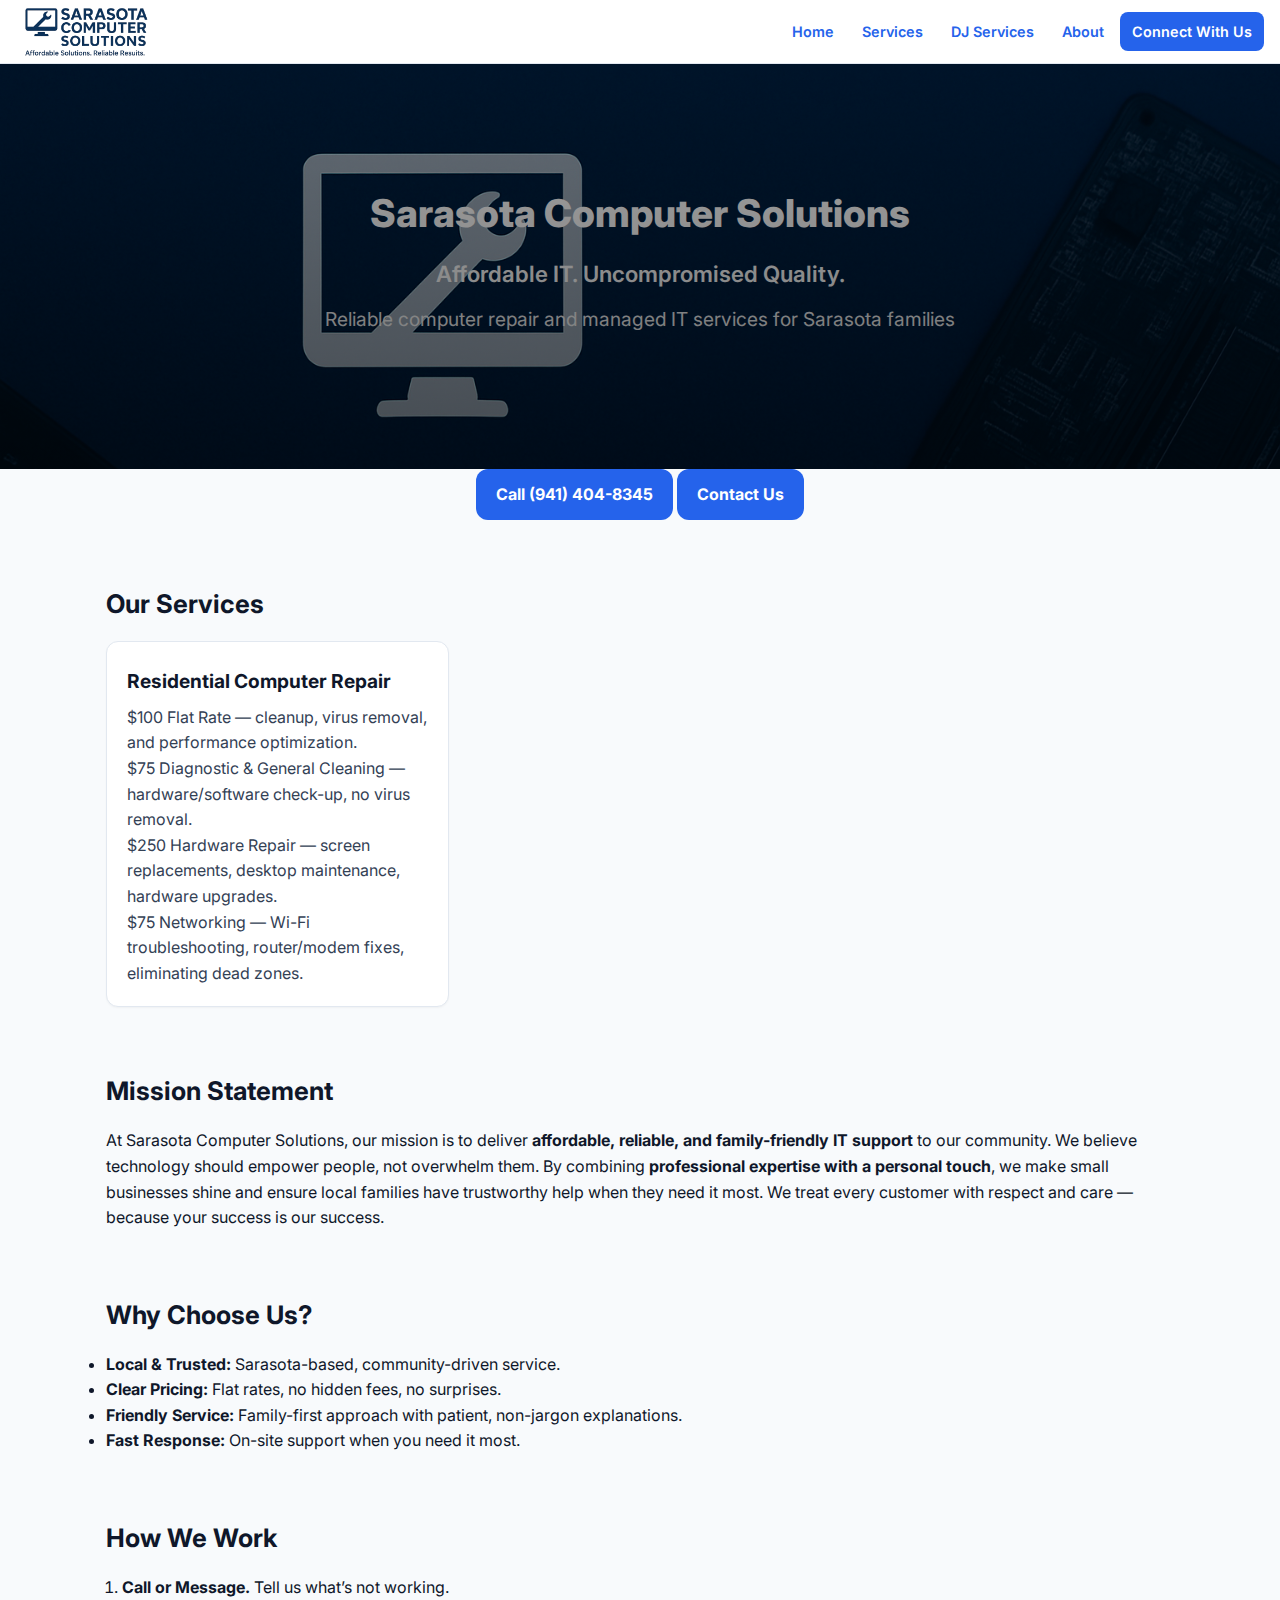
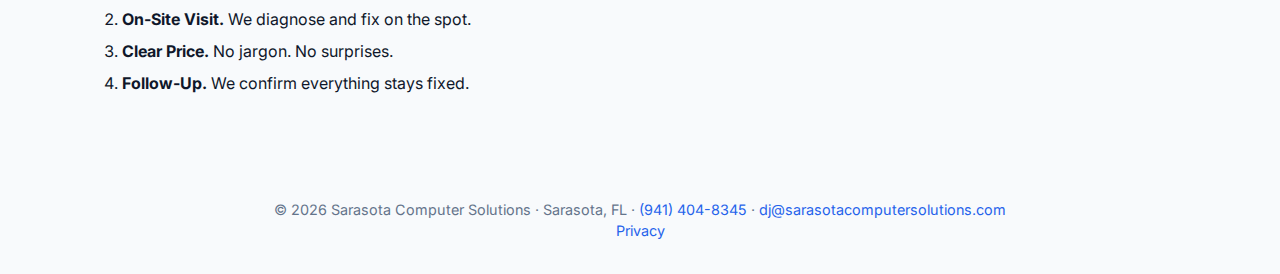
<file: index.html>
<!doctype html>
<html lang="en">
<head>
  <meta charset="utf-8" />
  <meta name="viewport" content="width=device-width, initial-scale=1" />
  <title>Sarasota Computer Solutions — IT & Computer Repair</title>
  <meta name="description" content="Local IT help for Sarasota families and small businesses. Reliable network repairs, computer troubleshooting, backups, and affordable cybersecurity." />
  <link rel="icon" href="assets/logo.png" type="image/png">
  <link rel="preconnect" href="https://fonts.googleapis.com">
  <link rel="preconnect" href="https://fonts.gstatic.com" crossorigin>
  <link href="https://fonts.googleapis.com/css2?family=Inter:wght@400;600;700;800&display=swap" rel="stylesheet">
  <link rel="stylesheet" href="styles.css" />
  <meta property="og:title" content="Sarasota Computer Solutions — Affordable IT Services" />
  <meta property="og:description" content="Affordable IT. Uncompromised Quality." />
  <meta property="og:type" content="website" />
  <meta property="og:image" content="assets/banner2.png" />
  <meta name="theme-color" content="#0f172a" />
  <script type="application/ld+json">
  {
    "@context": "https://schema.org",
    "@type": "LocalBusiness",
    "name": "Sarasota Computer Solutions",
    "url": "https://sarasotacomputersolutions.com",
    "image": "assets/banner2.png",
    "description": "On-site IT repair and managed IT services for residential customers and small businesses in Sarasota, Florida.",
    "address": {
      "@type": "PostalAddress",
      "addressLocality": "Sarasota",
      "addressRegion": "FL",
      "addressCountry": "US"
    },
    "areaServed": "Sarasota County, Florida",
    "telephone": "(941) 404-8345",
    "email": "dj@sarasotacomputersolutions.com"
  }
  </script>
</head>
<body class="home">
  <header class="topbar">
    <div class="brand">
      <img src="assets/logo.png" alt="Sarasota Computer Solutions logo" />
    </div>
    <nav class="nav" aria-label="Primary">
      <a href="index.html" aria-current="page">Home</a>
      <a href="services.html">Services</a>
            <a href="dj.html">DJ Services</a>
      <a href="about.html">About</a>
      <a href="contact.html" class="cta">Connect With Us</a>
    </nav>
  </header>

  <section class="hero" role="img" aria-label="Local IT support in Sarasota">
    <div class="inner">
      <h1> Sarasota Computer Solutions</h1>
      <h3>Affordable IT. Uncompromised Quality.</h3>
      <p class="lead">Reliable computer repair and managed IT services for Sarasota families </p>
      <p>
       
      </p>
    </div>
    
  </section>
  <center>  
     <a class="btn primary" href="tel:+19414048345">Call (941) 404-8345</a>
    <a class="btn primary" href="contact.html">Contact Us</a>
  </center>
  <main class="main">
    <section class="section">
      <h2>Our Services</h2>
      <div class="grid cards">
        <article class="card">
          <h3>Residential Computer Repair</h3>
          <p>$100 Flat Rate — cleanup, virus removal, and performance optimization.</p>
          <p>$75 Diagnostic & General Cleaning — hardware/software check-up, no virus removal.</p>
          <p>$250 Hardware Repair — screen replacements, desktop maintenance, hardware upgrades.</p>
          <p>$75 Networking — Wi-Fi troubleshooting, router/modem fixes, eliminating dead zones.</p>
     
          </div>
    </section>

    <section class="section">
      <h2>Mission Statement</h2>
      <p>
        At Sarasota Computer Solutions, our mission is to deliver <strong>affordable, reliable, and family-friendly IT support</strong> to our community. 
        We believe technology should empower people, not overwhelm them. By combining <strong>professional expertise with a personal touch</strong>, 
        we make small businesses shine and ensure local families have trustworthy help when they need it most. 
        We treat every customer with respect and care — because your success is our success.
      </p>
    </section>

    <section class="section">
      <h2>Why Choose Us?</h2>
      <ul>
        <li><strong>Local & Trusted:</strong> Sarasota-based, community-driven service.</li>
        <li><strong>Clear Pricing:</strong> Flat rates, no hidden fees, no surprises.</li>
        <li><strong>Friendly Service:</strong> Family-first approach with patient, non-jargon explanations.</li>
        <li><strong>Fast Response:</strong> On-site support when you need it most.</li>
      </ul>
    </section>

    <section class="section">
      <h2>How We Work</h2>
      <ol class="steps">
        <li><strong>Call or Message.</strong> Tell us what’s not working.</li>
        <li><strong>On-Site Visit.</strong> We diagnose and fix on the spot.</li>
        <li><strong>Clear Price.</strong> No jargon. No surprises.</li>
        <li><strong>Follow-Up.</strong> We confirm everything stays fixed.</li>
      </ol>
    </section>
  </main>

  <footer class="footer">
    <p>&copy; <span id="year"></span> Sarasota Computer Solutions · Sarasota, FL · 
      <a href="tel:+19414048345">(941) 404-8345</a> · 
      <a href="mailto:dj@sarasotacomputersolutions.com">dj@sarasotacomputersolutions.com</a>
    </p>
    <p><a href="privacy.html">Privacy</a></p>
    <script>document.getElementById('year').textContent = new Date().getFullYear();</script>
  </footer>
</body>
</html>
</file>
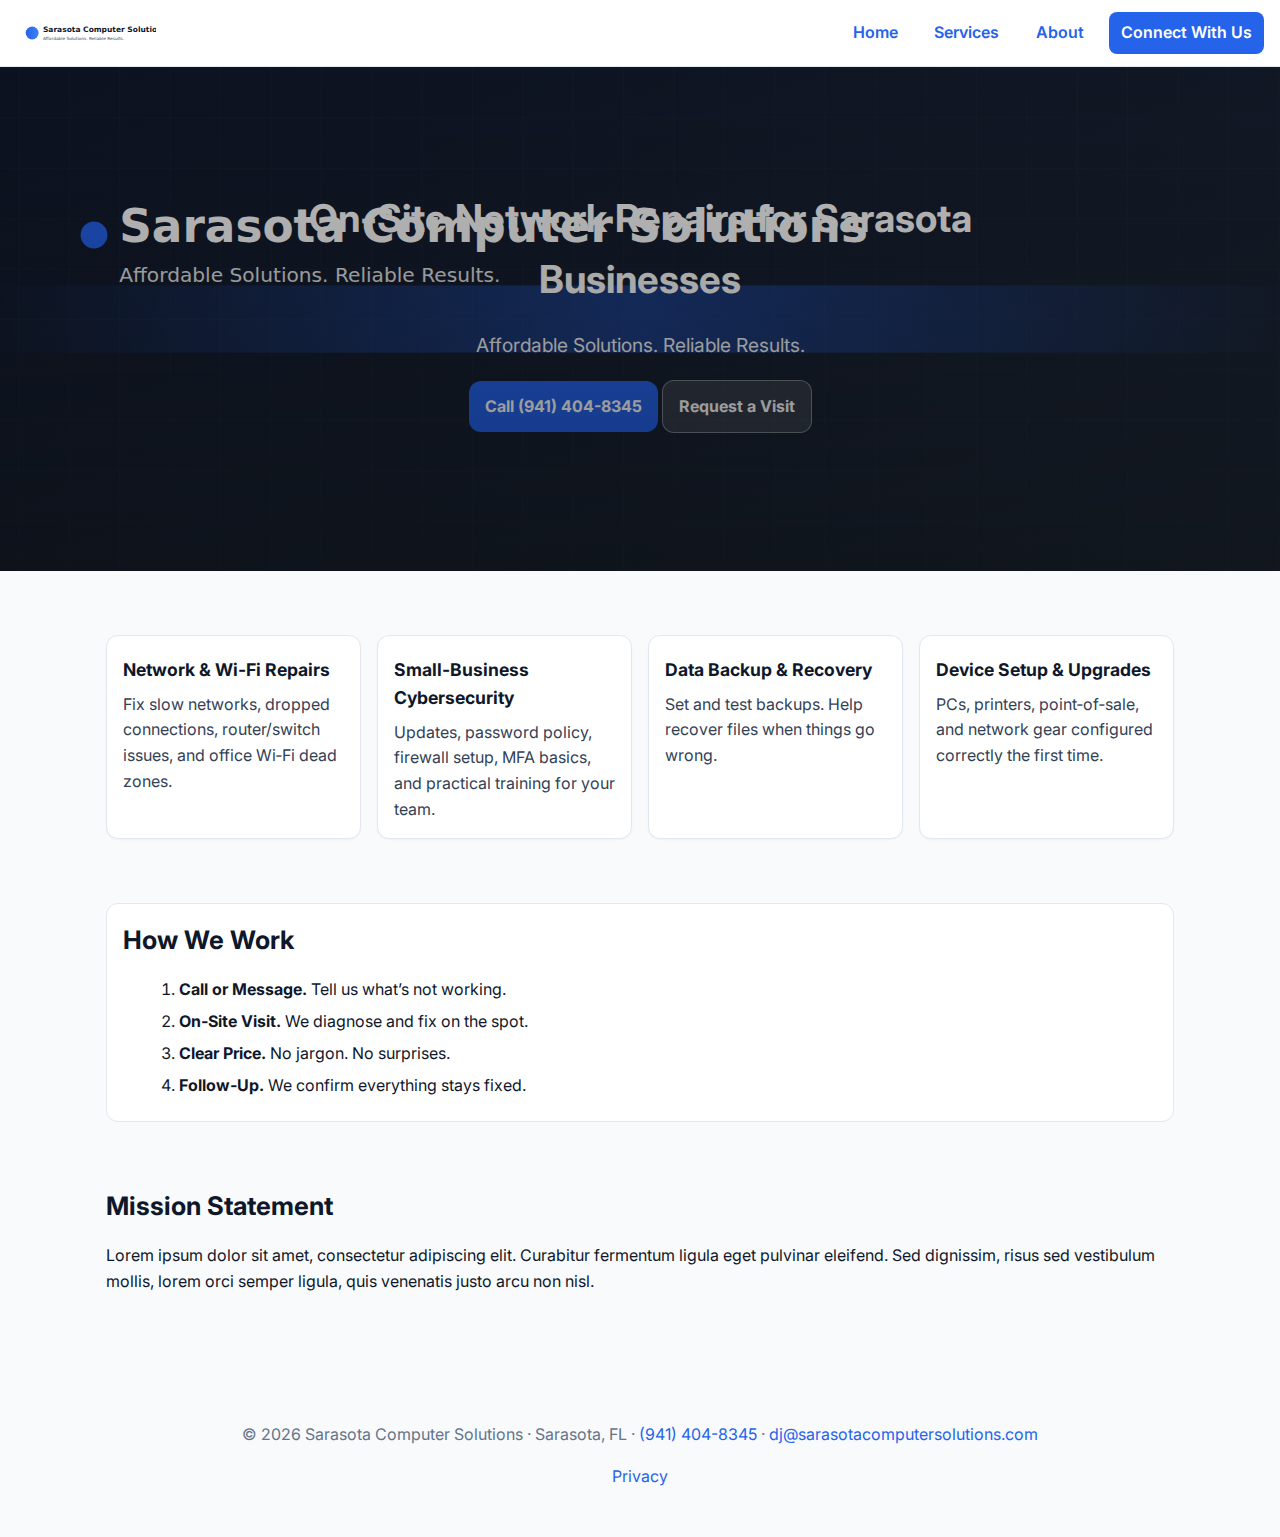
<file: Sarasota_Computer_Solutions_Site/index.html>
<!doctype html>
<html lang="en">
<head>
  <meta charset="utf-8" />
  <meta name="viewport" content="width=device-width, initial-scale=1" />
  <title>Sarasota Computer Solutions — On-Site Network Repairs</title>
  <meta name="description" content="Local, on-site IT help for Sarasota businesses. Reliable network repairs, Wi‑Fi troubleshooting, backups, and practical cybersecurity." />
  <link rel="icon" href="assets/favicon.svg" type="image/svg+xml">
  <link rel="preconnect" href="https://fonts.googleapis.com">
  <link rel="preconnect" href="https://fonts.gstatic.com" crossorigin>
  <link href="https://fonts.googleapis.com/css2?family=Inter:wght@400;600;700;800&display=swap" rel="stylesheet">
  <link rel="stylesheet" href="styles.css" />
  <meta property="og:title" content="Sarasota Computer Solutions — On-Site Network Repairs" />
  <meta property="og:description" content="Affordable Solutions. Reliable Results." />
  <meta property="og:type" content="website" />
  <meta property="og:image" content="assets/banner.svg" />
  <meta name="theme-color" content="#0f172a" />
  <script type="application/ld+json">
  {
    "@context": "https://schema.org",
    "@type": "LocalBusiness",
    "name": "Sarasota Computer Solutions",
    "url": "https://sarasotacomputersolutions.com",
    "image": "assets/banner.svg",
    "description": "On-site network repair and practical IT support for small businesses in Sarasota, Florida.",
    "address": {
      "@type": "PostalAddress",
      "addressLocality": "Sarasota",
      "addressRegion": "FL",
      "addressCountry": "US"
    },
    "areaServed": "Sarasota County, Florida",
    "telephone": "(941) 404-8345",
    "email": "dj@sarasotacomputersolutions.com"
  }
  </script>
</head>
<body>
  <header class="topbar">
  <div class="brand">
    <img src="assets/logo.svg" alt="Sarasota Computer Solutions logo" />
  </div>
  <nav class="nav" aria-label="Primary">
    <a href="index.html" aria-current="page">Home</a>
    <a href="services.html">Services</a>
    <a href="about.html">About</a>
    <a href="contact.html" class="cta">Connect With Us</a>
  </nav>
</header>

  <section class="hero" role="img" aria-label="Local IT support in Sarasota">
    <div class="inner">
      <h1>On-Site Network Repairs for Sarasota Businesses</h1>
      <p class="lead">Affordable Solutions. Reliable Results.</p>
      <p>
        <a class="btn primary" href="tel:+19414048345">Call (941) 404-8345</a>
        <a class="btn secondary" href="contact.html">Request a Visit</a>
      </p>
    </div>
  </section>
  <main class="main">
    <section class="section">
      <div class="grid cards">
        <article class="card">
          <h3>Network &amp; Wi‑Fi Repairs</h3>
          <p>Fix slow networks, dropped connections, router/switch issues, and office Wi‑Fi dead zones.</p>
        </article>
        <article class="card">
          <h3>Small‑Business Cybersecurity</h3>
          <p>Updates, password policy, firewall setup, MFA basics, and practical training for your team.</p>
        </article>
        <article class="card">
          <h3>Data Backup &amp; Recovery</h3>
          <p>Set and test backups. Help recover files when things go wrong.</p>
        </article>
        <article class="card">
          <h3>Device Setup &amp; Upgrades</h3>
          <p>PCs, printers, point‑of‑sale, and network gear configured correctly the first time.</p>
        </article>
      </div>
    </section>

    <section class="section">
      <div class="feature">
        <h2>How We Work</h2>
        <ol class="steps">
          <li><strong>Call or Message.</strong> Tell us what’s not working.</li>
          <li><strong>On‑Site Visit.</strong> We diagnose and fix on the spot.</li>
          <li><strong>Clear Price.</strong> No jargon. No surprises.</li>
          <li><strong>Follow‑Up.</strong> We confirm everything stays fixed.</li>
        </ol>
      </div>
    </section>

    <section class="section">
      <h2>Mission Statement</h2>
      <p>Lorem ipsum dolor sit amet, consectetur adipiscing elit. Curabitur fermentum ligula eget pulvinar eleifend. Sed dignissim, risus sed vestibulum mollis, lorem orci semper ligula, quis venenatis justo arcu non nisl.</p>
    </section>
  </main>
  <footer class="footer">
  <p>&copy; <span id="year"></span> Sarasota Computer Solutions · Sarasota, FL · <a href="tel:+19414048345">(941) 404-8345</a> · <a href="mailto:dj@sarasotacomputersolutions.com">dj@sarasotacomputersolutions.com</a></p>
  <p><a href="privacy.html">Privacy</a></p>
  <script>document.getElementById('year').textContent = new Date().getFullYear();</script>
</footer>

</body>
</html>
</file>
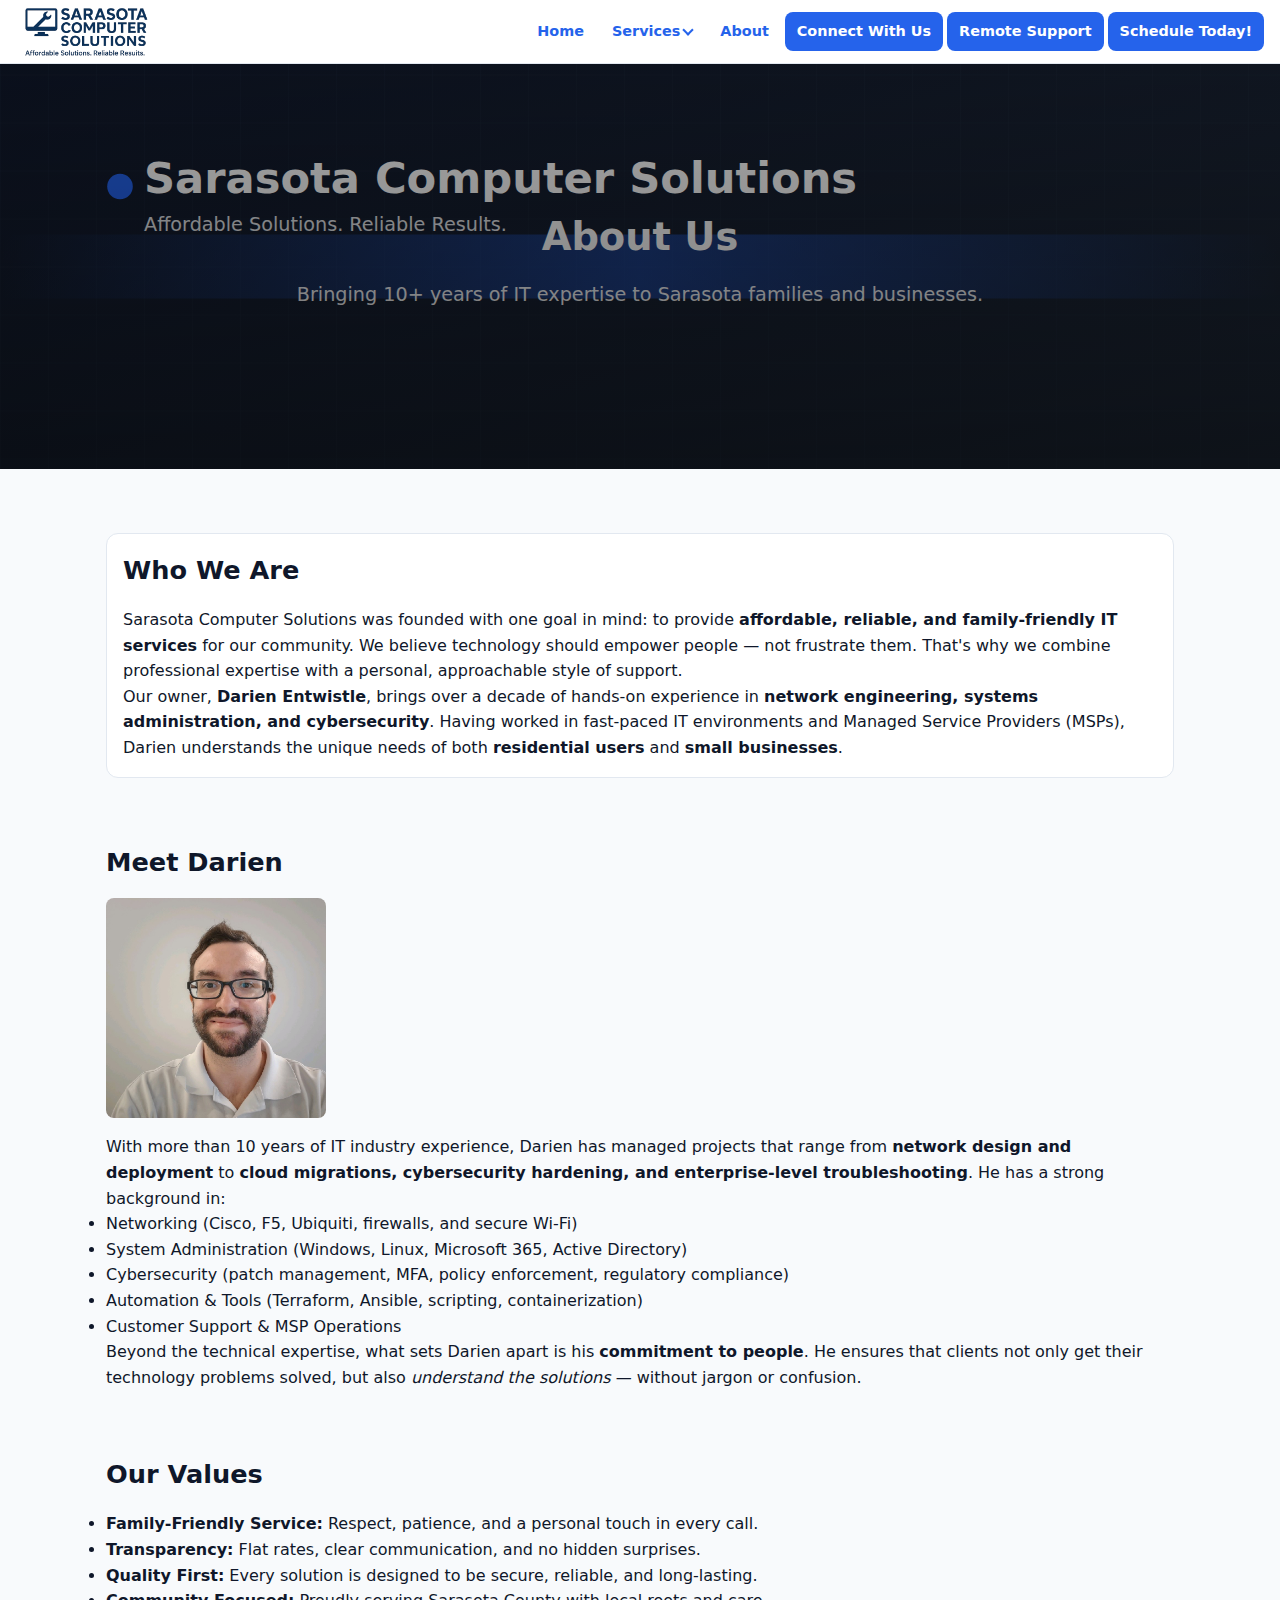
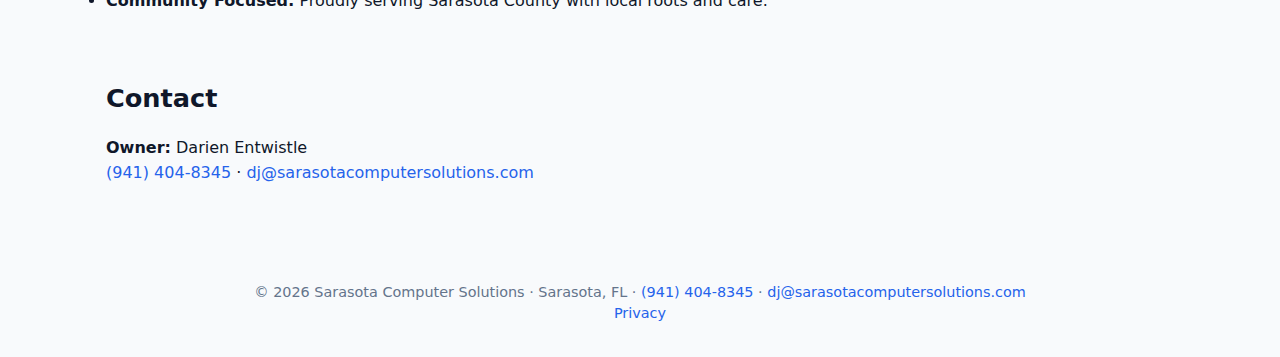
<file: about.html>
<!doctype html>
<html lang="en">
<head>
  <meta charset="utf-8" />
  <meta name="viewport" content="width=device-width, initial-scale=1" />
  <title>About — Sarasota Computer Solutions</title>
  <link rel="icon" href="assets/logo.png" type="image/png">
  <link rel="stylesheet" href="styles.css" />
</head>
<body>
  <header class="topbar">
    <div class="brand">
      <img src="assets/logo.png" alt="Sarasota Computer Solutions logo" />
    </div>
    <button class="hamburger" aria-label="Toggle menu" aria-expanded="false">
      <span></span><span></span><span></span>
    </button>
    <nav class="nav" id="mainNav" aria-label="Primary">
      <a href="index.html">Home</a>
      <div class="dropdown">
        <a href="javascript:void(0)" class="dropdown-toggle" role="button" aria-haspopup="true" aria-expanded="false">Services</a>
        <div class="dropdown-menu" role="menu">
          <a href="services.html" role="menuitem"><span class="dd-icon">🖥️</span><span class="dd-label">Residential Computer Services</span><span class="dd-arrow">›</span></a>
          <a href="business-it.html" role="menuitem"><span class="dd-icon">🏢</span><span class="dd-label">Business IT</span><span class="dd-arrow">›</span></a>
          <a href="dj.html" role="menuitem"><span class="dd-icon">🎵</span><span class="dd-label">DJ Services</span><span class="dd-arrow">›</span></a>
          <a href="ev.html" role="menuitem"><span class="dd-icon">⚡</span><span class="dd-label">EV Consulting</span><span class="dd-arrow">›</span></a>
        </div>
      </div>
      <a href="about.html" aria-current="page">About</a>
      <a href="contact.html" class="cta">Connect With Us</a>
      <a href="remote-support.html" class="cta">Remote Support</a>
      <a href="in-person.html" class="cta">Schedule Today!</a>
    </nav>
  </header>

  <div class="nav-overlay" id="navOverlay"></div>

  <section class="hero" role="img" aria-label="About banner">
    <div class="inner">
      <h1>About Us</h1>
      <p class="lead">Bringing 10+ years of IT expertise to Sarasota families and businesses.</p>
    </div>
  </section>

  <main class="main">
    <section class="section">
      <div class="feature">
        <h2>Who We Are</h2>
        <p>Sarasota Computer Solutions was founded with one goal in mind: to provide <strong>affordable, reliable, and family-friendly IT services</strong> for our community. We believe technology should empower people — not frustrate them. That's why we combine professional expertise with a personal, approachable style of support.</p>
        <p>Our owner, <strong>Darien Entwistle</strong>, brings over a decade of hands-on experience in <strong>network engineering, systems administration, and cybersecurity</strong>. Having worked in fast-paced IT environments and Managed Service Providers (MSPs), Darien understands the unique needs of both <strong>residential users</strong> and <strong>small businesses</strong>.</p>
      </div>
    </section>

    <section class="section">
      <h2>Meet Darien</h2>
      <div class="profile" style="max-width:220px;margin-bottom:1rem;">
        <img src="assets/about_me.jpeg" alt="Darien Entwistle" style="width:100%;height:auto;border-radius:8px;display:block;">
      </div>
      <p>With more than 10 years of IT industry experience, Darien has managed projects that range from <strong>network design and deployment</strong> to <strong>cloud migrations, cybersecurity hardening, and enterprise-level troubleshooting</strong>. He has a strong background in:</p>
      <ul>
        <li>Networking (Cisco, F5, Ubiquiti, firewalls, and secure Wi-Fi)</li>
        <li>System Administration (Windows, Linux, Microsoft 365, Active Directory)</li>
        <li>Cybersecurity (patch management, MFA, policy enforcement, regulatory compliance)</li>
        <li>Automation & Tools (Terraform, Ansible, scripting, containerization)</li>
        <li>Customer Support & MSP Operations</li>
      </ul>
      <p>Beyond the technical expertise, what sets Darien apart is his <strong>commitment to people</strong>. He ensures that clients not only get their technology problems solved, but also <em>understand the solutions</em> — without jargon or confusion.</p>
    </section>

    <section class="section">
      <h2>Our Values</h2>
      <ul>
        <li><strong>Family-Friendly Service:</strong> Respect, patience, and a personal touch in every call.</li>
        <li><strong>Transparency:</strong> Flat rates, clear communication, and no hidden surprises.</li>
        <li><strong>Quality First:</strong> Every solution is designed to be secure, reliable, and long-lasting.</li>
        <li><strong>Community Focused:</strong> Proudly serving Sarasota County with local roots and care.</li>
      </ul>
    </section>

    <section class="section">
      <h2>Contact</h2>
      <p><strong>Owner:</strong> Darien Entwistle<br>
        <a href="tel:+19414048345">(941) 404-8345</a> · 
        <a href="mailto:dj@sarasotacomputersolutions.com">dj@sarasotacomputersolutions.com</a>
      </p>
    </section>
  </main>

  <footer class="footer">
    <p>&copy; <span id="year"></span> Sarasota Computer Solutions · Sarasota, FL · 
      <a href="tel:+19414048345">(941) 404-8345</a> · 
      <a href="mailto:dj@sarasotacomputersolutions.com">dj@sarasotacomputersolutions.com</a>
    </p>
    <p><a href="privacy.html">Privacy</a></p>
    <script>
      document.getElementById('year').textContent = new Date().getFullYear();
    </script>
    <script>
    (function(){
      var h=document.querySelector('.hamburger');var n=document.getElementById('mainNav');var o=document.getElementById('navOverlay');
      function toggle(){var open=n.classList.toggle('open');h.classList.toggle('active');o.classList.toggle('active');h.setAttribute('aria-expanded',open)}
      if(h){h.addEventListener('click',toggle)}
      if(o){o.addEventListener('click',toggle)}
      document.querySelectorAll('.dropdown-toggle').forEach(function(t){t.addEventListener('click',function(e){e.preventDefault();var d=t.closest('.dropdown');d.classList.toggle('open')})});
      document.addEventListener('click',function(e){if(!e.target.closest('.dropdown')){document.querySelectorAll('.dropdown').forEach(function(d){d.classList.remove('open')})}});
    })();
    </script>
  </footer>
</body>
</html>
</file>
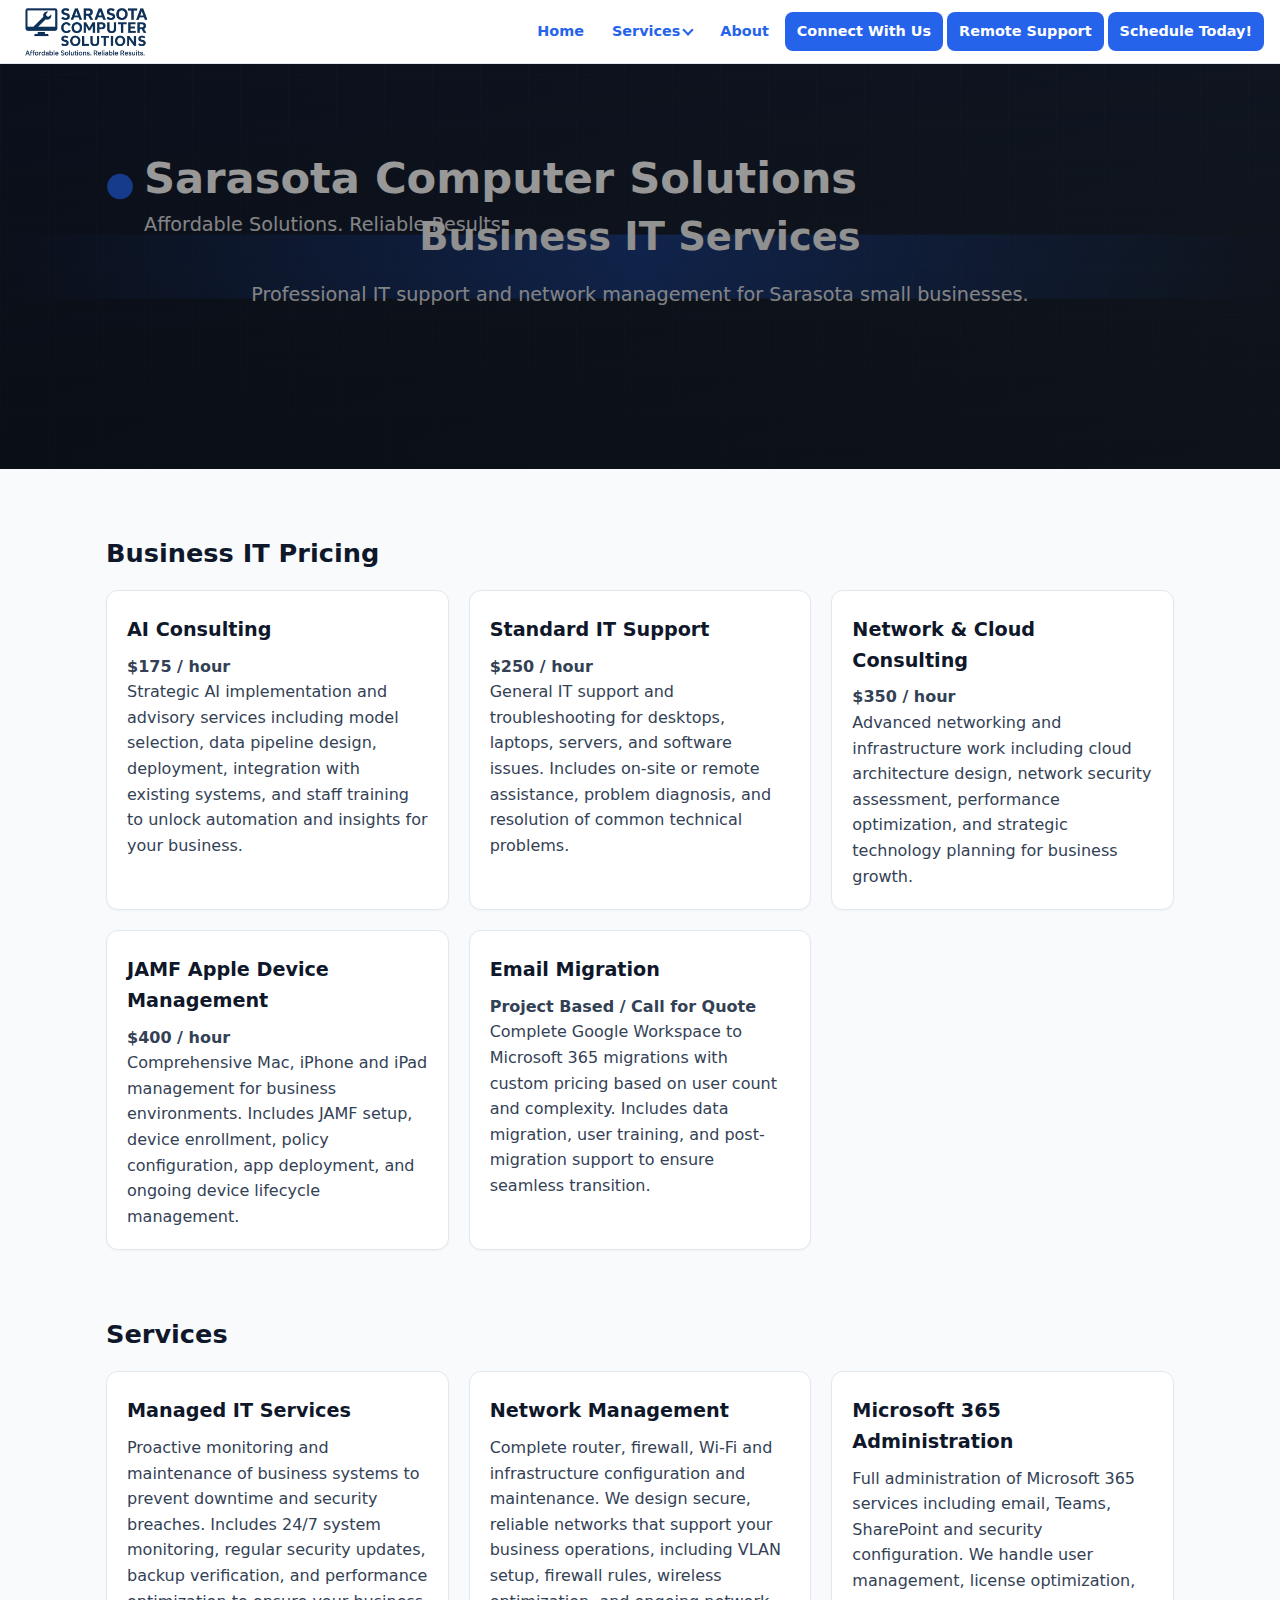
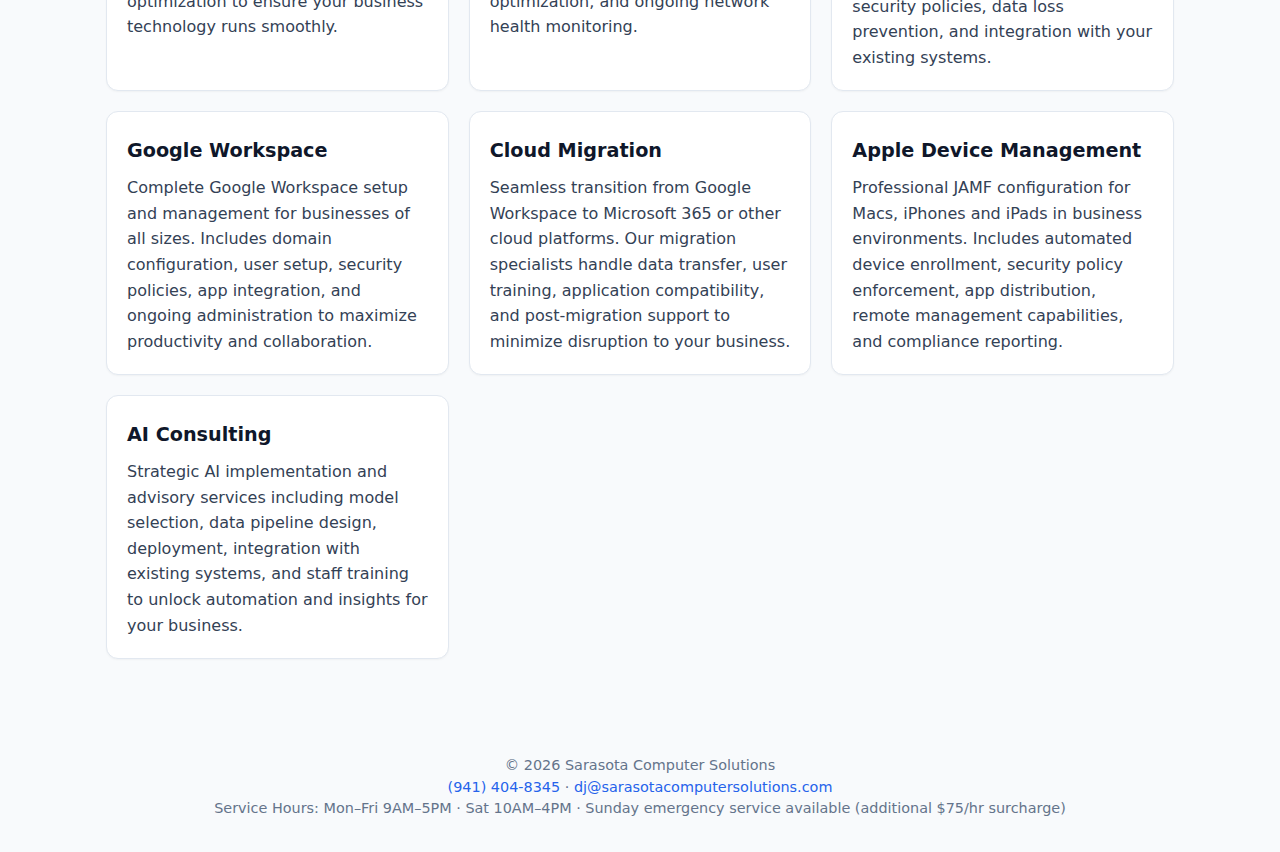
<file: business-it.html>
<!doctype html>
<html lang="en">
<head>
<meta charset="utf-8">
<title>Business IT Services | Sarasota Computer Solutions</title>
<meta name="description" content="Managed IT services, Microsoft 365, Google Workspace, JAMF Apple device management and network support for Sarasota businesses."/>
<meta name="viewport" content="width=device-width, initial-scale=1">
<link rel="icon" href="assets/logo.png" type="image/png">
<link rel="stylesheet" href="styles.css">
</head>
<body>
<header class="topbar">
<div class="brand">
<img src="assets/logo.png" alt="Sarasota Computer Solutions">
</div>
<button class="hamburger" aria-label="Toggle menu" aria-expanded="false">
  <span></span><span></span><span></span>
</button>
<nav class="nav" id="mainNav">
  <a href="index.html">Home</a>
  <div class="dropdown">
    <a href="javascript:void(0)" class="dropdown-toggle" role="button" aria-haspopup="true" aria-expanded="false">Services</a>
    <div class="dropdown-menu" role="menu">
      <a href="services.html" role="menuitem"><span class="dd-icon">🖥️</span><span class="dd-label">Residential Computer Services</span><span class="dd-arrow">›</span></a>
      <a href="business-it.html" role="menuitem"><span class="dd-icon">🏢</span><span class="dd-label">Business IT</span><span class="dd-arrow">›</span></a>
      <a href="dj.html" role="menuitem"><span class="dd-icon">🎵</span><span class="dd-label">DJ Services</span><span class="dd-arrow">›</span></a>
      <a href="ev.html" role="menuitem"><span class="dd-icon">⚡</span><span class="dd-label">EV Consulting</span><span class="dd-arrow">›</span></a>
    </div>
  </div>
  <a href="about.html">About</a>
  <a href="contact.html" class="cta">Connect With Us</a>
  <a href="remote-support.html" class="cta">Remote Support</a>
  <a href="in-person.html" class="cta">Schedule Today!</a>
</nav>
</header>
<div class="nav-overlay" id="navOverlay"></div>

<section class="hero">
<div class="inner">
<h1>Business IT Services</h1>
<p class="lead">Professional IT support and network management for Sarasota small businesses.</p>
</div>
</section>

<main class="main">

<section class="section">
<h2>Business IT Pricing</h2>
<div class="grid cards">
<article class="card">
<h3>AI Consulting</h3>
<p><strong>$175 / hour</strong></p>
<p>Strategic AI implementation and advisory services including model selection, data pipeline design, deployment, integration with existing systems, and staff training to unlock automation and insights for your business.</p>
</article>
<article class="card">
<h3>Standard IT Support</h3>
<p><strong>$250 / hour</strong></p>
<p>General IT support and troubleshooting for desktops, laptops, servers, and software issues. Includes on-site or remote assistance, problem diagnosis, and resolution of common technical problems.</p>
</article>
<article class="card">
<h3>Network & Cloud Consulting</h3>
<p><strong>$350 / hour</strong></p>
<p>Advanced networking and infrastructure work including cloud architecture design, network security assessment, performance optimization, and strategic technology planning for business growth.</p>
</article>
<article class="card">
<h3>JAMF Apple Device Management</h3>
<p><strong>$400 / hour</strong></p>
<p>Comprehensive Mac, iPhone and iPad management for business environments. Includes JAMF setup, device enrollment, policy configuration, app deployment, and ongoing device lifecycle management.</p>
</article>
<article class="card">
<h3>Email Migration</h3>
<p><strong>Project Based / Call for Quote</strong></p>
<p>Complete Google Workspace to Microsoft 365 migrations with custom pricing based on user count and complexity. Includes data migration, user training, and post-migration support to ensure seamless transition.</p>
</article>
</div>
</section>

<section class="section">
<h2>Services</h2>
<div class="grid cards">
<article class="card">
<h3>Managed IT Services</h3>
<p>Proactive monitoring and maintenance of business systems to prevent downtime and security breaches. Includes 24/7 system monitoring, regular security updates, backup verification, and performance optimization to ensure your business technology runs smoothly.</p>
</article>
<article class="card">
<h3>Network Management</h3>
<p>Complete router, firewall, Wi-Fi and infrastructure configuration and maintenance. We design secure, reliable networks that support your business operations, including VLAN setup, firewall rules, wireless optimization, and ongoing network health monitoring.</p>
</article>
<article class="card">
<h3>Microsoft 365 Administration</h3>
<p>Full administration of Microsoft 365 services including email, Teams, SharePoint and security configuration. We handle user management, license optimization, security policies, data loss prevention, and integration with your existing systems.</p>
</article>
<article class="card">
<h3>Google Workspace</h3>
<p>Complete Google Workspace setup and management for businesses of all sizes. Includes domain configuration, user setup, security policies, app integration, and ongoing administration to maximize productivity and collaboration.</p>
</article>
<article class="card">
<h3>Cloud Migration</h3>
<p>Seamless transition from Google Workspace to Microsoft 365 or other cloud platforms. Our migration specialists handle data transfer, user training, application compatibility, and post-migration support to minimize disruption to your business.</p>
</article>
<article class="card">
<h3>Apple Device Management</h3>
<p>Professional JAMF configuration for Macs, iPhones and iPads in business environments. Includes automated device enrollment, security policy enforcement, app distribution, remote management capabilities, and compliance reporting.</p>
</article>
<article class="card">
<h3>AI Consulting</h3>
<p>Strategic AI implementation and advisory services including model selection, data pipeline design, deployment, integration with existing systems, and staff training to unlock automation and insights for your business.</p>
</article>
</div>
</section>

</main>

<footer class="footer">
<p>© <span id="year"></span> Sarasota Computer Solutions</p>
<p><a href="tel:+19414048345">(941) 404-8345</a> · <a href="mailto:dj@sarasotacomputersolutions.com">dj@sarasotacomputersolutions.com</a></p>
<p>Service Hours: Mon–Fri 9AM–5PM · Sat 10AM–4PM · Sunday emergency service available (additional $75/hr surcharge)</p>
<script>document.getElementById('year').textContent = new Date().getFullYear();</script>
<script>
(function(){
  var h=document.querySelector('.hamburger');var n=document.getElementById('mainNav');var o=document.getElementById('navOverlay');
  function toggle(){var open=n.classList.toggle('open');h.classList.toggle('active');o.classList.toggle('active');h.setAttribute('aria-expanded',open)}
  if(h){h.addEventListener('click',toggle)}
  if(o){o.addEventListener('click',toggle)}
  document.querySelectorAll('.dropdown-toggle').forEach(function(t){t.addEventListener('click',function(e){e.preventDefault();var d=t.closest('.dropdown');d.classList.toggle('open')})});
  document.addEventListener('click',function(e){if(!e.target.closest('.dropdown')){document.querySelectorAll('.dropdown').forEach(function(d){d.classList.remove('open')})}});
})();
</script>
</footer>
</body>
</html>
</file>
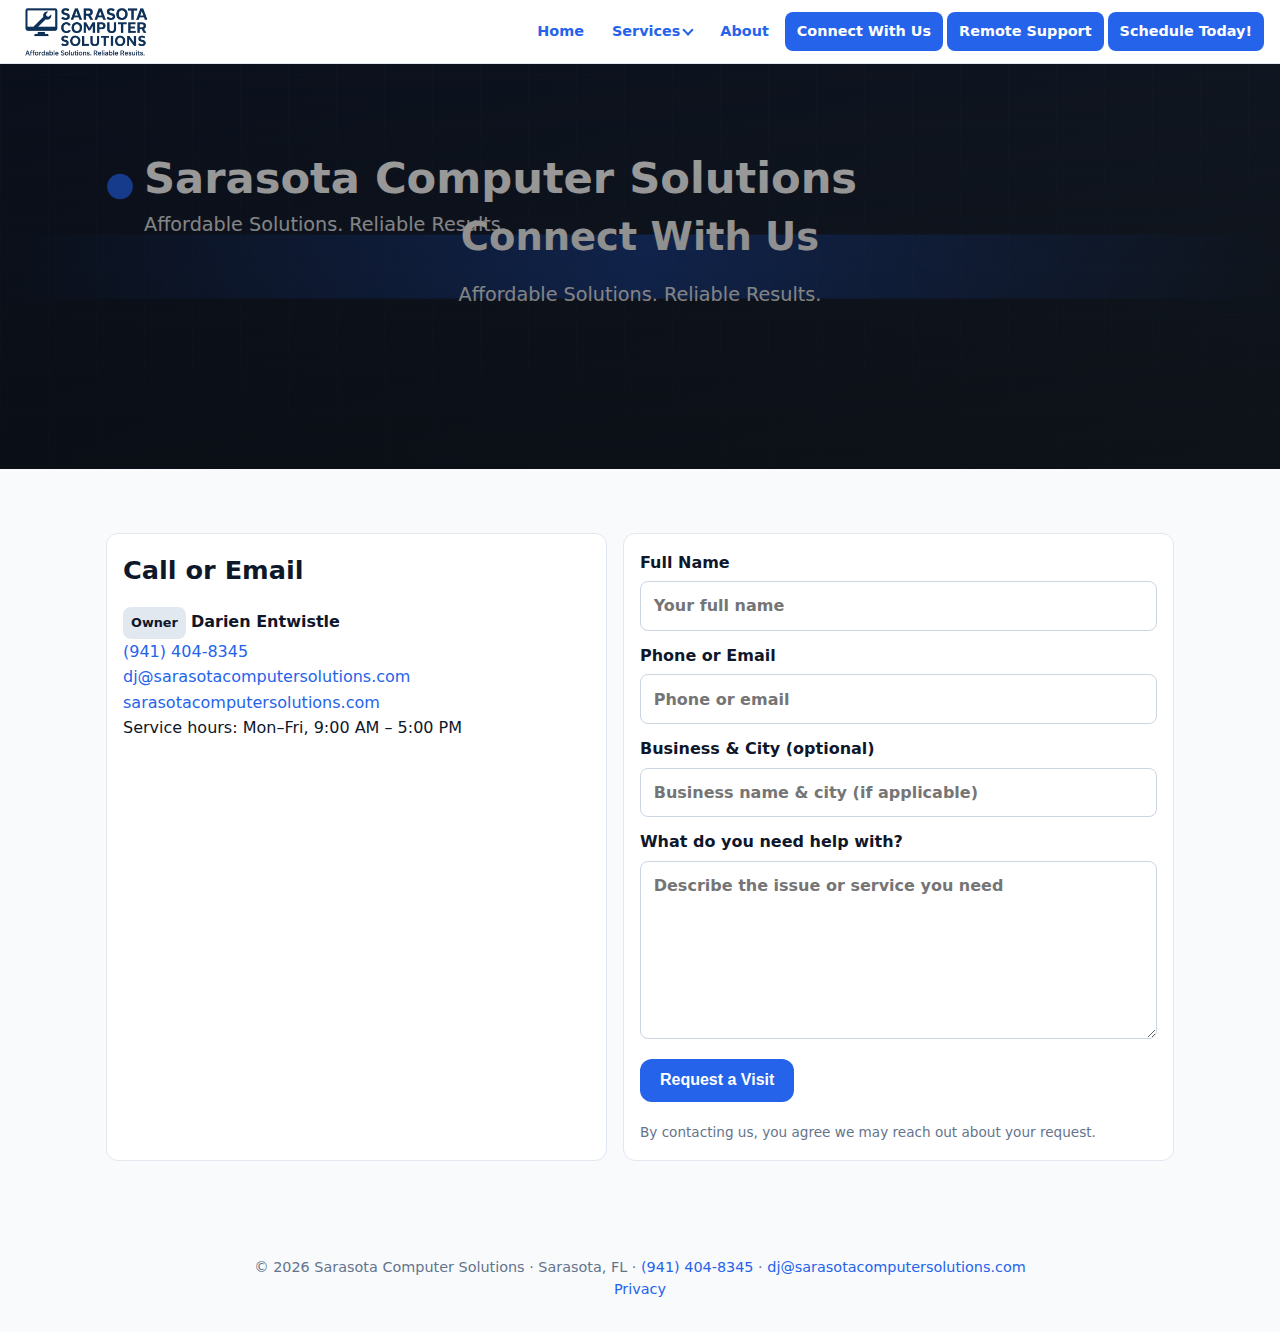
<file: contact.html>
<!doctype html>
<html lang="en">
<head>
  <meta charset="utf-8" />
  <meta name="viewport" content="width=device-width, initial-scale=1" />
  <title>Contact — Sarasota Computer Solutions</title>
  <meta name="description" content="Contact Sarasota Computer Solutions for on-site computer repair and small-business IT support in Sarasota, FL." />
  <link rel="icon" href="assets/logo.png" type="image/png">
  <link rel="stylesheet" href="styles.css" />
  <meta name="theme-color" content="#0f172a" />
</head>
<body>
  <header class="topbar">
    <div class="brand">
      <img src="assets/logo.png" alt="Sarasota Computer Solutions logo" />
    </div>
    <button class="hamburger" aria-label="Toggle menu" aria-expanded="false">
      <span></span><span></span><span></span>
    </button>
    <nav class="nav" id="mainNav">
      <a href="index.html">Home</a>
      <div class="dropdown">
        <a href="javascript:void(0)" class="dropdown-toggle" role="button" aria-haspopup="true" aria-expanded="false">Services</a>
        <div class="dropdown-menu" role="menu">
          <a href="services.html" role="menuitem"><span class="dd-icon">🖥️</span><span class="dd-label">Residential Computer Services</span><span class="dd-arrow">›</span></a>
          <a href="business-it.html" role="menuitem"><span class="dd-icon">🏢</span><span class="dd-label">Business IT</span><span class="dd-arrow">›</span></a>
          <a href="dj.html" role="menuitem"><span class="dd-icon">🎵</span><span class="dd-label">DJ Services</span><span class="dd-arrow">›</span></a>
          <a href="ev.html" role="menuitem"><span class="dd-icon">⚡</span><span class="dd-label">EV Consulting</span><span class="dd-arrow">›</span></a>
        </div>
      </div>
      <a href="about.html">About</a>
      <a href="contact.html" class="cta">Connect With Us</a>
      <a href="remote-support.html" class="cta">Remote Support</a>
      <a href="in-person.html" class="cta">Schedule Today!</a>
    </nav>
  </header>

  <div class="nav-overlay" id="navOverlay"></div>

  <section class="hero" role="img" aria-label="Contact banner">
    <div class="inner">
      <h1>Connect With Us</h1>
      <p class="lead">Affordable Solutions. Reliable Results.</p>
    </div>
  </section>

  <main class="main">
    <section class="section">
      <div class="contact-grid">
        <div class="feature">
          <h2>Call or Email</h2>
          <p><span class="badge">Owner</span> <strong>Darien Entwistle</strong></p>
          <p>
            <a href="tel:+19414048345">(941) 404-8345</a><br>
            <a href="mailto:dj@sarasotacomputersolutions.com">dj@sarasotacomputersolutions.com</a><br>
            <a href="https://sarasotacomputersolutions.com" target="_blank" rel="noopener">sarasotacomputersolutions.com</a>
          </p>
          <p>Service hours: Mon–Fri, 9:00 AM – 5:00 PM</p>
        </div>

        <form class="form" name="contact" method="POST" action="https://formsubmit.co/dj@sarasotacomputersolutions.com" accept-charset="UTF-8" onsubmit="handleSubmit(event)" novalidate>
          <input type="text" name="_honey" style="display:none" aria-hidden="true" />
          <input type="hidden" name="_subject" value="Website Contact: Sarasota Computer Solutions" />
          <input type="hidden" name="_next" value="https://sarasotacomputersolutions.com/thankyou.html" />
          <input type="hidden" name="_captcha" value="false" />
          <input type="hidden" name="_template" value="table">

          <label>Full Name<input type="text" name="name" required aria-required="true" placeholder="Your full name" /></label>
          <label>Phone or Email<input type="text" name="contact_info" required aria-required="true" placeholder="Phone or email" /></label>
          <label>Business & City (optional)<input type="text" name="business_city" placeholder="Business name & city (if applicable)" /></label>
          <label>What do you need help with?<textarea name="message" rows="6" required aria-required="true" placeholder="Describe the issue or service you need"></textarea></label>

          <div style="display:flex;gap:.5rem;align-items:center;margin-top:.5rem">
            <button id="submitBtn" class="btn primary" type="submit">Request a Visit</button>
            <div id="formStatus" role="status" aria-live="polite" style="font-size:.95rem;color:var(--muted)"></div>
          </div>
          <p class="fine" style="margin-top:.5rem">By contacting us, you agree we may reach out about your request.</p>
        </form>
      </div>
    </section>
  </main>

  <footer class="footer">
    <p>&copy; <span id="year"></span> Sarasota Computer Solutions · Sarasota, FL ·
      <a href="tel:+19414048345">(941) 404-8345</a> ·
      <a href="mailto:dj@sarasotacomputersolutions.com">dj@sarasotacomputersolutions.com</a>
    </p>
    <p><a href="privacy.html">Privacy</a></p>
    <script>
      document.getElementById('year').textContent = new Date().getFullYear();
      function handleSubmit(e){
        const form = e.target;
        if (!form.checkValidity()) return;
        const submitBtn = document.getElementById('submitBtn');
        const status = document.getElementById('formStatus');
        submitBtn.disabled = true;
        submitBtn.textContent = 'Sending…';
        status.textContent = 'Sending your message — you will be redirected when complete.';
        setTimeout(() => {
          if (submitBtn.disabled) { submitBtn.disabled = false; submitBtn.textContent = 'Request a Visit'; status.textContent = ''; }
        }, 10000);
      }
    </script>
    <script>
    (function(){
      var h=document.querySelector('.hamburger');var n=document.getElementById('mainNav');var o=document.getElementById('navOverlay');
      function toggle(){var open=n.classList.toggle('open');h.classList.toggle('active');o.classList.toggle('active');h.setAttribute('aria-expanded',open)}
      if(h){h.addEventListener('click',toggle)}
      if(o){o.addEventListener('click',toggle)}
      document.querySelectorAll('.dropdown-toggle').forEach(function(t){t.addEventListener('click',function(e){e.preventDefault();var d=t.closest('.dropdown');d.classList.toggle('open')})});
      document.addEventListener('click',function(e){if(!e.target.closest('.dropdown')){document.querySelectorAll('.dropdown').forEach(function(d){d.classList.remove('open')})}});
    })();
    </script>
  </footer>
</body>
</html>
</file>
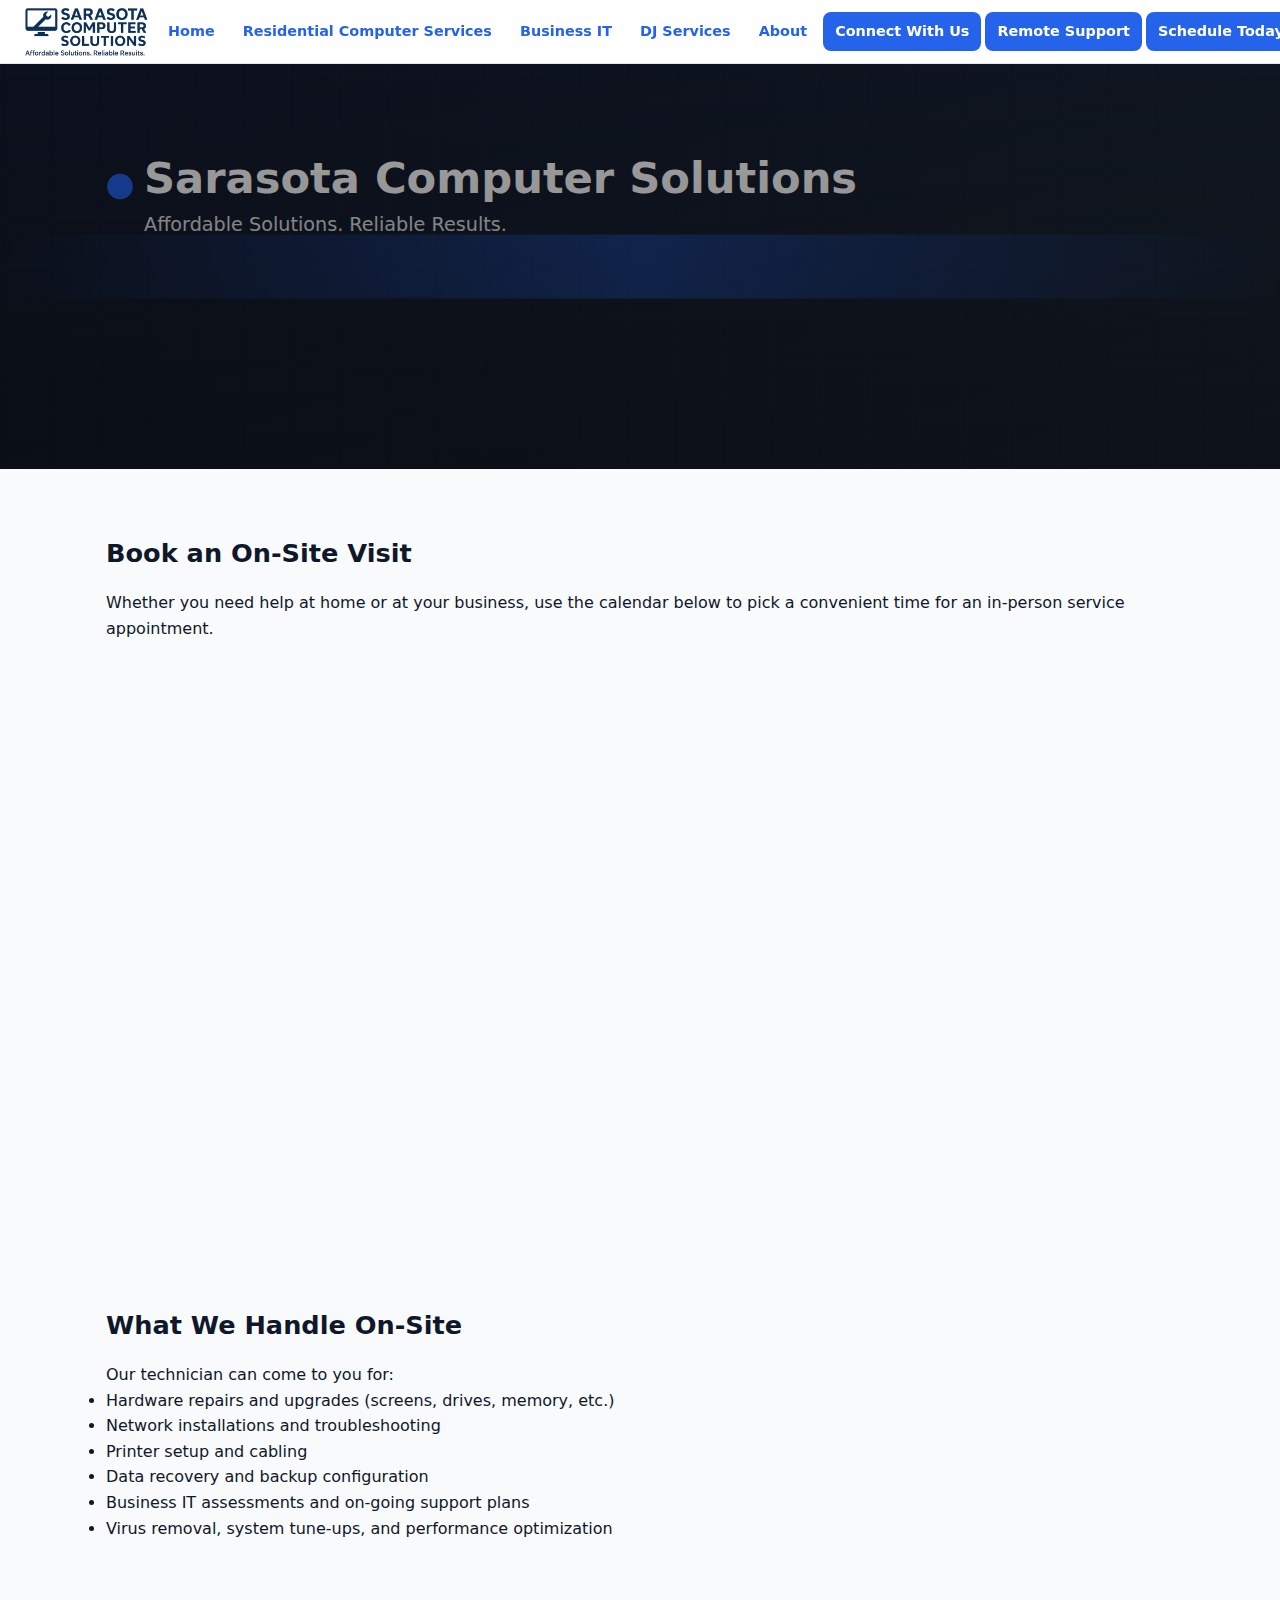
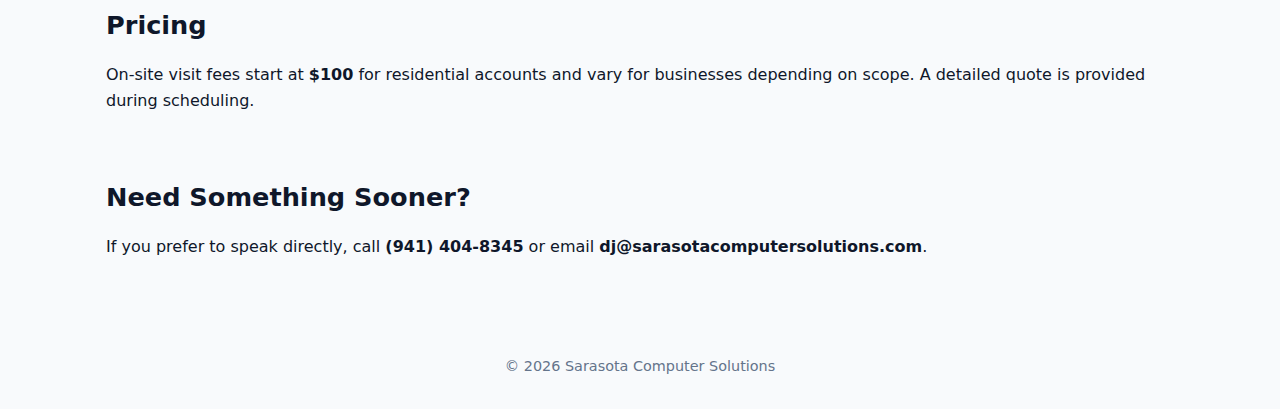
<file: in-person.html>
<!doctype html>
<html lang="en">

<head>

<meta charset="utf-8">
<meta name="viewport" content="width=device-width, initial-scale=1">

<title>In-Person Computer Services</title>
<meta name="description" content="Schedule an on-site visit for residential or business computer services in Sarasota, FL using our Cal.com booking page." />

<link rel="stylesheet" href="styles.css">

</head>

<body>

<header class="topbar">

<div class="brand">
<img src="assets/logo.png" alt="Sarasota Computer Solutions">
</div>

<nav class="nav">
<a href="index.html">Home</a>
<a href="services.html">Residential Computer Services</a>
<a href="business-it.html">Business IT</a>
<a href="dj.html">DJ Services</a>
<a href="about.html">About</a>
<a href="contact.html" class="cta">Connect With Us</a>
  <a href="remote-support.html" class="cta">Remote Support</a>
  <a href="in-person.html" class="cta">Schedule Today!</a>
</nav>

</header>


<section class="hero">



</section>


<main class="main">

<!-- Scheduling Section -->
<section class="section">
  <h2>Book an On‑Site Visit</h2>
  <p>Whether you need help at home or at your business, use the calendar below to pick a convenient time for an in-person service appointment.</p>
  <div class="cal-embed" style="width:100%; height:600px;">
    <iframe src="https://cal.com/sarasotacomputersolutions/in-person" width="100%" height="100%" frameborder="0"></iframe>
  </div>
</section>

<section class="section">
  <h2>What We Handle On-Site</h2>
  <p>Our technician can come to you for:</p>
  <ul>
    <li>Hardware repairs and upgrades (screens, drives, memory, etc.)</li>
    <li>Network installations and troubleshooting</li>
    <li>Printer setup and cabling</li>
    <li>Data recovery and backup configuration</li>
    <li>Business IT assessments and on-going support plans</li>
    <li>Virus removal, system tune-ups, and performance optimization</li>
  </ul>
</section>

<section class="section">
  <h2>Pricing</h2>
  <p>On-site visit fees start at <strong>$100</strong> for residential accounts and vary for businesses depending on scope. A detailed quote is provided during scheduling.</p>
</section>

<section class="section">
  <h2>Need Something Sooner?</h2>
  <p>If you prefer to speak directly, call <strong>(941) 404-8345</strong> or email <strong>dj@sarasotacomputersolutions.com</strong>.</p>
</section>

</main>


<footer class="footer">

<p>
© <span id="year"></span> Sarasota Computer Solutions
</p>

<script>
document.getElementById('year').textContent = new Date().getFullYear();
    </script>

</footer>

</body>
</html>
</file>
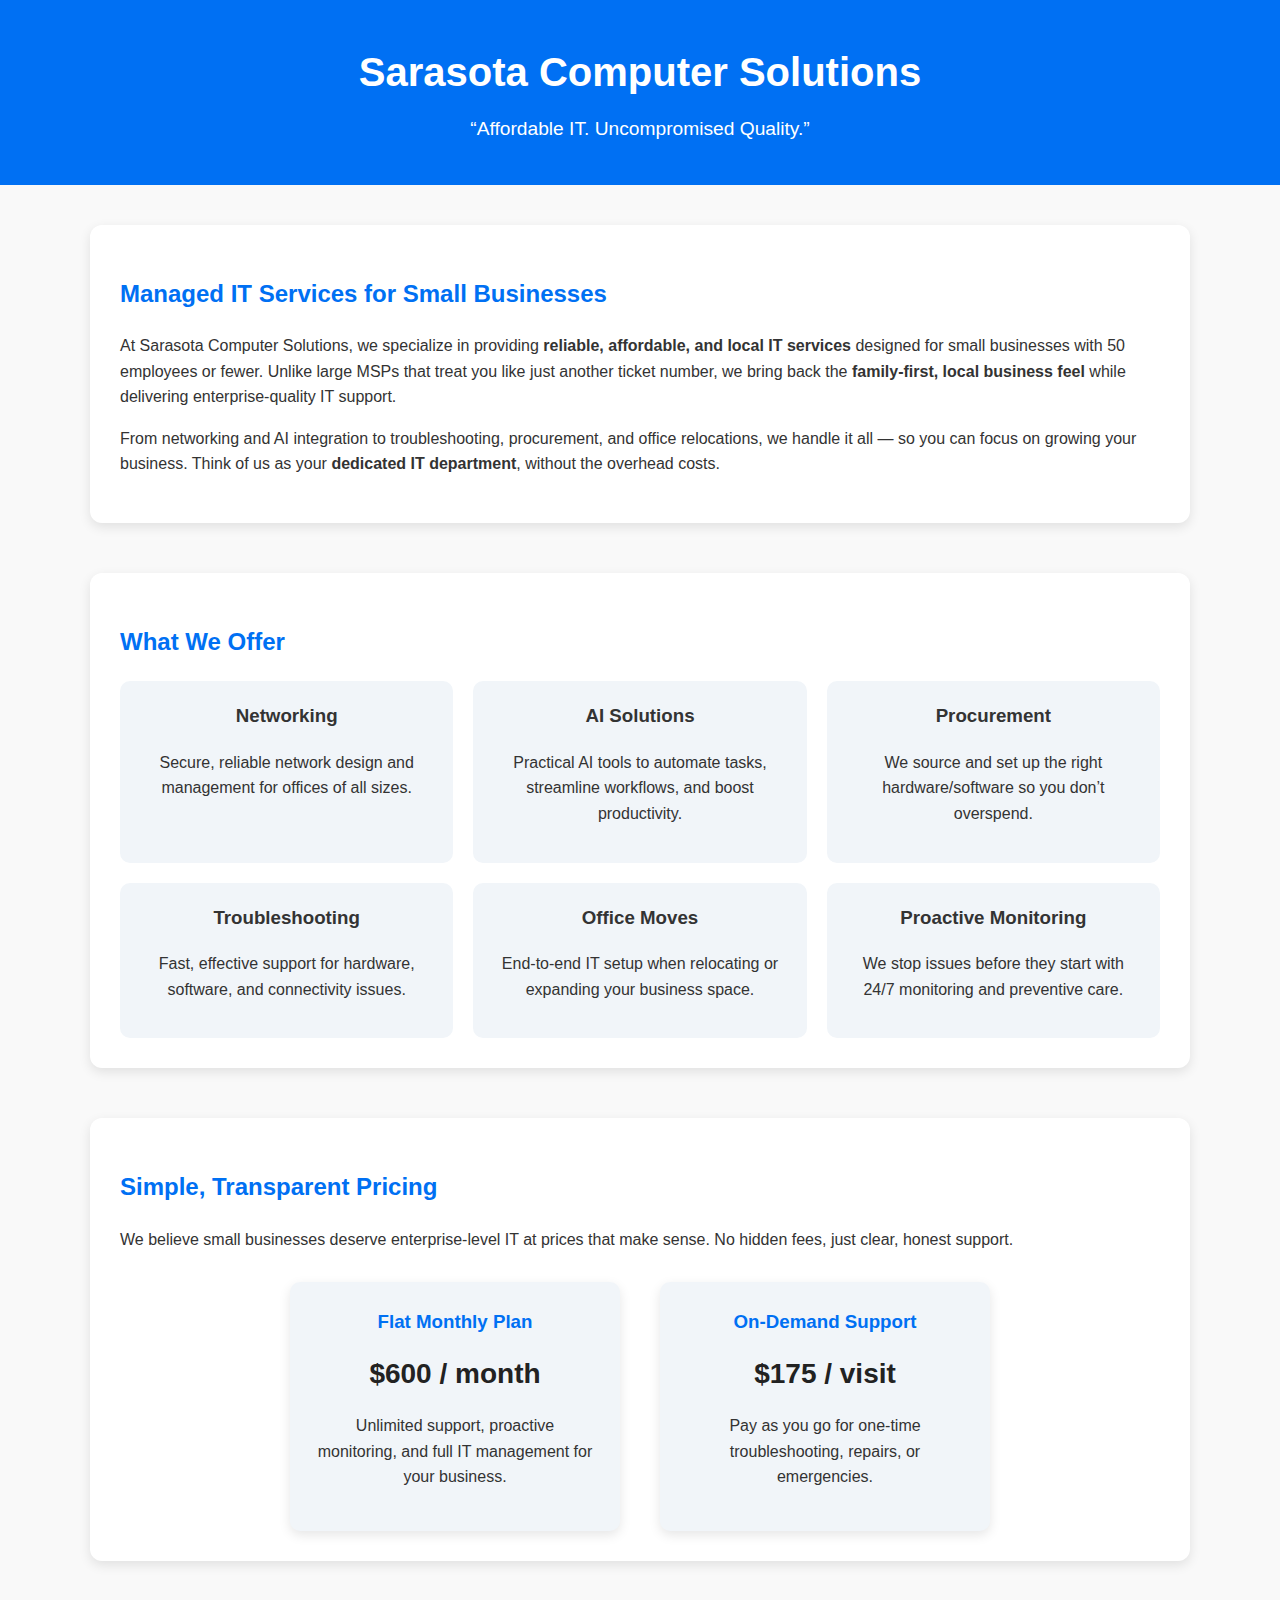
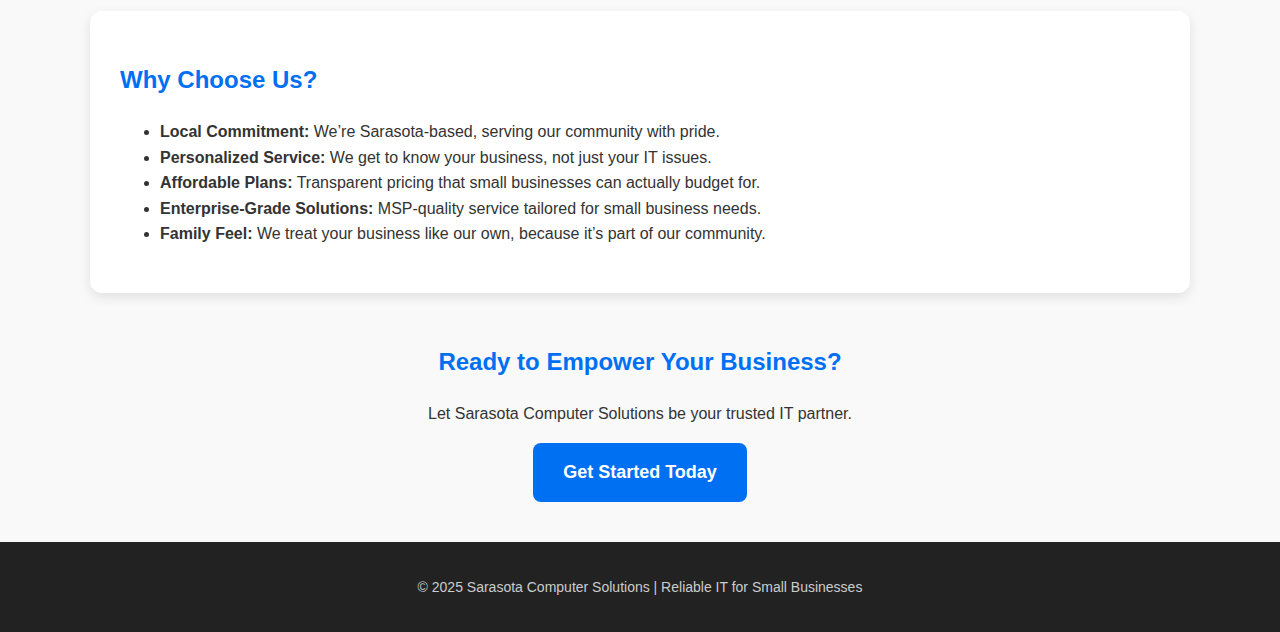
<file: msp.html>
<!DOCTYPE html>
<html lang="en">
<head>
  <meta charset="UTF-8">
  <title>Sarasota Computer Solutions | Managed IT Services</title>
  <style>
    body {
      margin: 0;
      font-family: Arial, sans-serif;
      line-height: 1.6;
      color: #333;
      background: #f9f9f9;
    }
    header {
      background: #0070f3;
      color: white;
      padding: 40px 20px;
      text-align: center;
    }
    header h1 {
      margin: 0;
      font-size: 2.5em;
    }
    header p {
      margin: 10px 0 0;
      font-size: 1.2em;
    }
    .container {
      max-width: 1100px;
      margin: auto;
      padding: 40px 20px;
    }
    .section {
      margin-bottom: 50px;
      background: white;
      padding: 30px;
      border-radius: 12px;
      box-shadow: 0 4px 12px rgba(0,0,0,0.1);
    }
    h2 {
      color: #0070f3;
    }
    .services {
      display: grid;
      grid-template-columns: repeat(auto-fit, minmax(250px, 1fr));
      gap: 20px;
      margin-top: 20px;
    }
    .service-box {
      background: #f1f5f9;
      padding: 20px;
      border-radius: 10px;
      text-align: center;
    }
    .service-box h3 {
      margin-top: 0;
    }
    .pricing {
      display: flex;
      justify-content: center;
      gap: 40px;
      margin-top: 30px;
      flex-wrap: wrap;
    }
    .price-box {
      background: #f1f5f9;
      border-radius: 10px;
      padding: 25px;
      width: 280px;
      text-align: center;
      box-shadow: 0 4px 12px rgba(0,0,0,0.1);
    }
    .price-box h3 {
      margin: 0;
      color: #0070f3;
    }
    .price {
      font-size: 28px;
      font-weight: bold;
      margin: 15px 0;
      color: #222;
    }
    .cta {
      text-align: center;
      margin-top: 40px;
    }
    .cta a {
      display: inline-block;
      padding: 15px 30px;
      font-size: 18px;
      font-weight: bold;
      color: white;
      background: #0070f3;
      border-radius: 8px;
      text-decoration: none;
      transition: background 0.3s ease;
    }
    .cta a:hover {
      background: #005bb5;
    }
    footer {
      background: #222;
      color: #ccc;
      text-align: center;
      padding: 20px;
      font-size: 14px;
    }
  </style>
</head>
<body>

<header>
  <h1>Sarasota Computer Solutions</h1>
  <p>“Affordable IT. Uncompromised Quality.”</p>
</header>

<div class="container">
  <section class="section">
    <h2>Managed IT Services for Small Businesses</h2>
    <p>
      At Sarasota Computer Solutions, we specialize in providing <strong>reliable, affordable, and local IT services</strong> designed 
      for small businesses with 50 employees or fewer. Unlike large MSPs that treat you like just another ticket number, 
      we bring back the <strong>family-first, local business feel</strong> while delivering enterprise-quality IT support.
    </p>
    <p>
      From networking and AI integration to troubleshooting, procurement, and office relocations, we handle it all — so you 
      can focus on growing your business. Think of us as your <strong>dedicated IT department</strong>, without the overhead costs.
    </p>
  </section>

  <section class="section">
    <h2>What We Offer</h2>
    <div class="services">
      <div class="service-box">
        <h3>Networking</h3>
        <p>Secure, reliable network design and management for offices of all sizes.</p>
      </div>
      <div class="service-box">
        <h3>AI Solutions</h3>
        <p>Practical AI tools to automate tasks, streamline workflows, and boost productivity.</p>
      </div>
      <div class="service-box">
        <h3>Procurement</h3>
        <p>We source and set up the right hardware/software so you don’t overspend.</p>
      </div>
      <div class="service-box">
        <h3>Troubleshooting</h3>
        <p>Fast, effective support for hardware, software, and connectivity issues.</p>
      </div>
      <div class="service-box">
        <h3>Office Moves</h3>
        <p>End-to-end IT setup when relocating or expanding your business space.</p>
      </div>
      <div class="service-box">
        <h3>Proactive Monitoring</h3>
        <p>We stop issues before they start with 24/7 monitoring and preventive care.</p>
      </div>
    </div>
  </section>

  <section class="section">
    <h2>Simple, Transparent Pricing</h2>
    <p>We believe small businesses deserve enterprise-level IT at prices that make sense. No hidden fees, just clear, honest support.</p>
    <div class="pricing">
      <div class="price-box">
        <h3>Flat Monthly Plan</h3>
        <p class="price">$600 / month</p>
        <p>Unlimited support, proactive monitoring, and full IT management for your business.</p>
      </div>
      <div class="price-box">
        <h3>On-Demand Support</h3>
        <p class="price">$175 / visit</p>
        <p>Pay as you go for one-time troubleshooting, repairs, or emergencies.</p>
      </div>
    </div>
  </section>

  <section class="section">
    <h2>Why Choose Us?</h2>
    <ul>
      <li><strong>Local Commitment:</strong> We’re Sarasota-based, serving our community with pride.</li>
      <li><strong>Personalized Service:</strong> We get to know your business, not just your IT issues.</li>
      <li><strong>Affordable Plans:</strong> Transparent pricing that small businesses can actually budget for.</li>
      <li><strong>Enterprise-Grade Solutions:</strong> MSP-quality service tailored for small business needs.</li>
      <li><strong>Family Feel:</strong> We treat your business like our own, because it’s part of our community.</li>
    </ul>
  </section>

  <div class="cta">
    <h2>Ready to Empower Your Business?</h2>
    <p>Let Sarasota Computer Solutions be your trusted IT partner.</p>
    <a href="mailto:djentwistle@gmail.com">Get Started Today</a>
  </div>
</div>

<footer>
  <p>&copy; 2025 Sarasota Computer Solutions | Reliable IT for Small Businesses</p>
</footer>

</body>
</html>
</file>
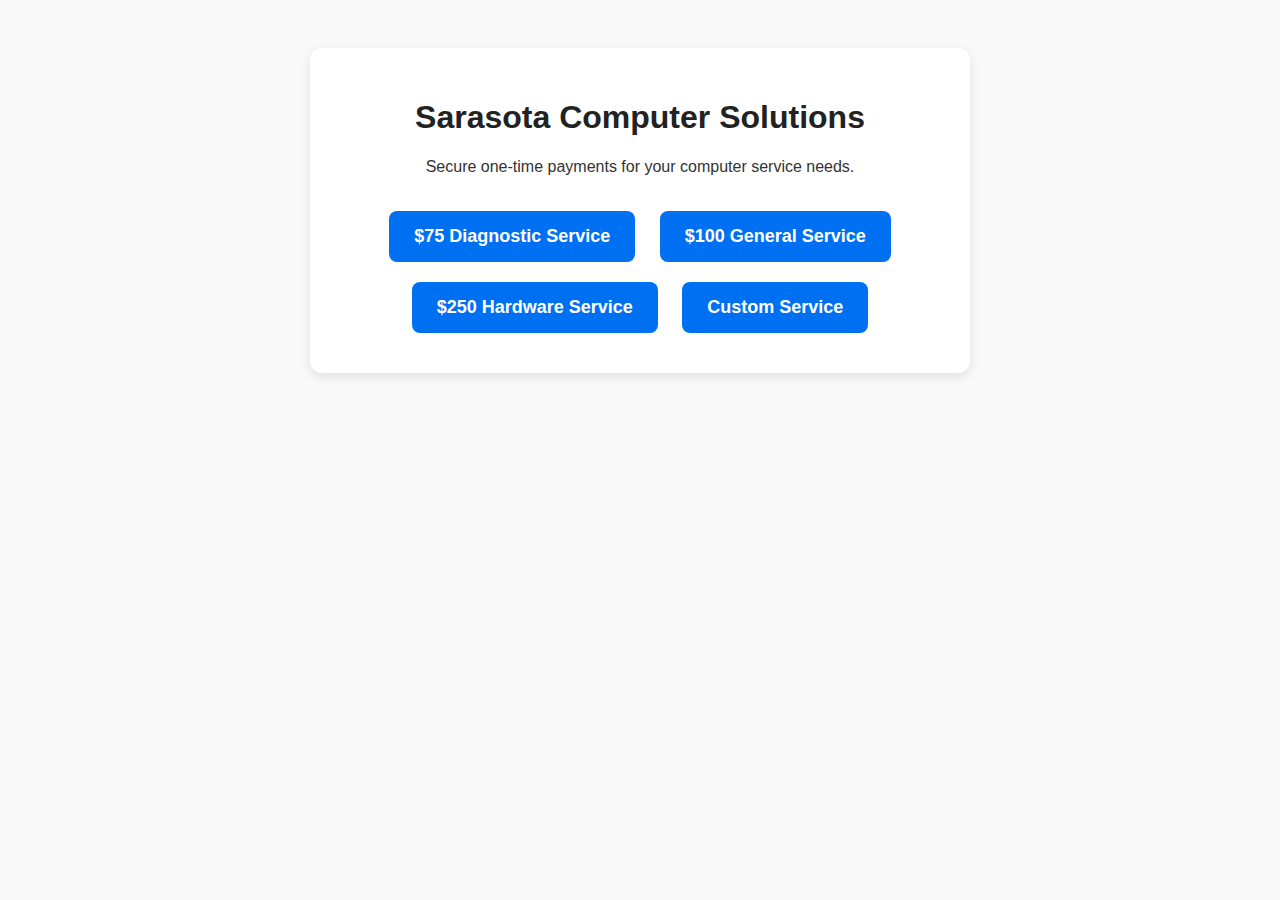
<file: onetimepay.html>
<!DOCTYPE html>
<html lang="en">
<head>
  <meta charset="UTF-8">
  <title>Sarasota Computer Solutions - Service Payment</title>
  <style>
    body {
      font-family: Arial, sans-serif;
      text-align: center;
      padding: 40px;
      background: #f9f9f9;
      color: #333;
    }
    h1 {
      color: #222;
    }
    .container {
      max-width: 600px;
      margin: auto;
      background: white;
      padding: 30px;
      border-radius: 12px;
      box-shadow: 0 4px 12px rgba(0,0,0,0.1);
    }
    .pay-button {
      display: inline-block;
      margin: 10px;
      padding: 15px 25px;
      font-size: 18px;
      font-weight: bold;
      color: white;
      background: #0070f3;
      border-radius: 8px;
      text-decoration: none;
      transition: background 0.2s ease;
    }
    .pay-button:hover {
      background: #005bb5;
    }
    p {
      font-size: 16px;
      margin-bottom: 25px;
    }
  </style>
</head>
<body>
  <div class="container">
    <h1>Sarasota Computer Solutions</h1>
    <p>Secure one-time payments for your computer service needs.</p>

    <!-- Replace each href with your actual Stripe Payment Link -->
    <a class="pay-button" href="https://buy.stripe.com/test_50service" target="_blank">$75 Diagnostic Service</a>
    <a class="pay-button" href="https://buy.stripe.com/test_100service" target="_blank">$100 General Service</a>
    <a class="pay-button" href="https://buy.stripe.com/test_150service" target="_blank">$250 Hardware Service</a>
    <a class="pay-button" href="https://buy.stripe.com/test_customservice" target="_blank">Custom Service</a>
  </div>
</body>
</html>
</file>
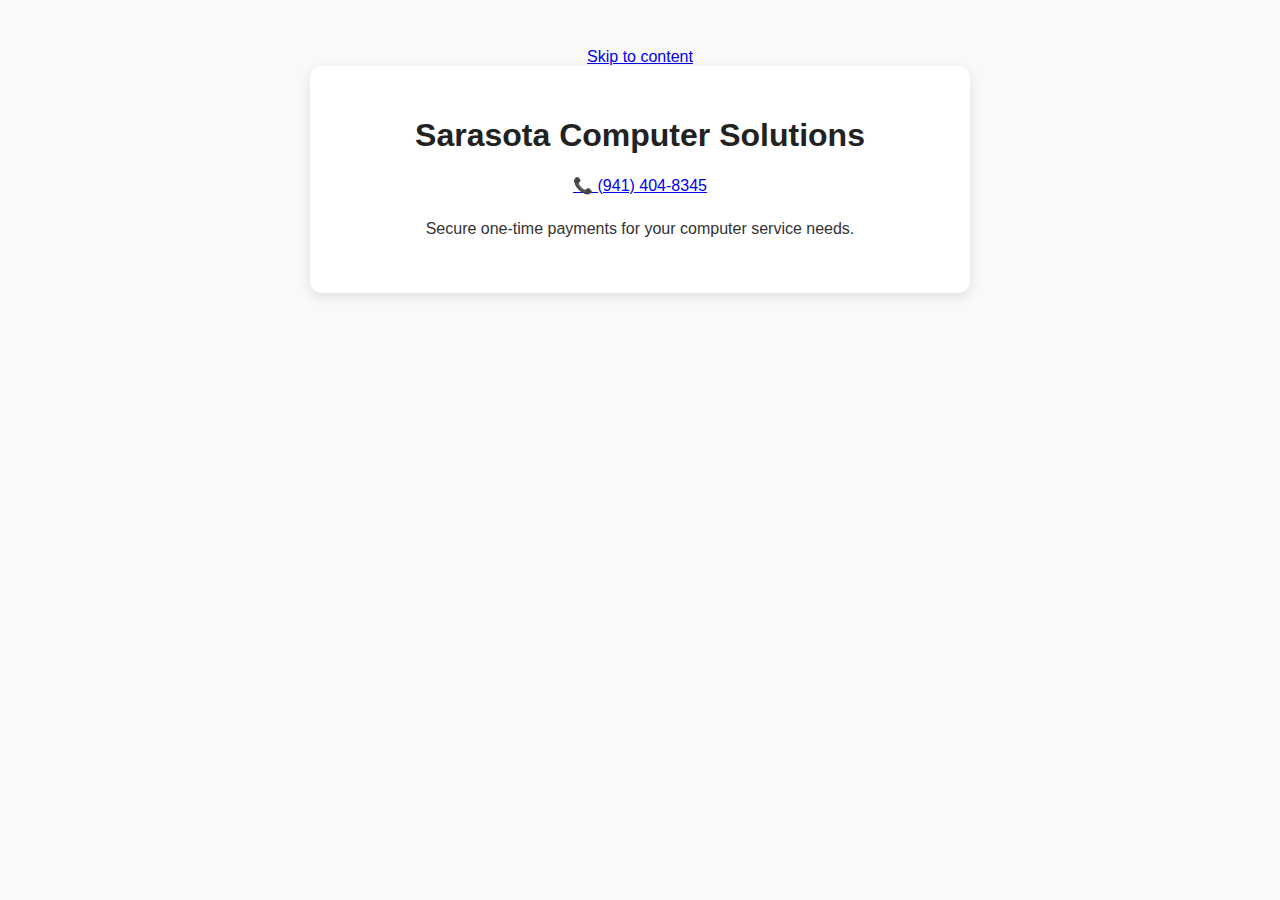
<file: pay.html>
<!DOCTYPE html>
<html lang="en">
<head>
  <meta charset="UTF-8">
  <title>Sarasota Computer Solutions - Service Payment</title>
  <style>
    body {
      font-family: Arial, sans-serif;
      text-align: center;
      padding: 40px;
      background: #f9f9f9;
      color: #333;
    }
    h1 {
      color: #222;
    }
    .container {
      max-width: 600px;
      margin: auto;
      background: white;
      padding: 30px;
      border-radius: 12px;
      box-shadow: 0 4px 12px rgba(0,0,0,0.1);
    }
    .pay-button {
      display: inline-block;
      margin: 10px;
      padding: 15px 25px;
      font-size: 18px;
      font-weight: bold;
      color: white;
      background: #0070f3;
      border-radius: 8px;
      text-decoration: none;
      transition: background 0.2s ease;
    }
    .pay-button:hover {
      background: #005bb5;
    }
    p {
      font-size: 16px;
      margin-bottom: 25px;
    }
  </style>
</head>
<body>
  <a class="skip-link" href="#mainContent">Skip to content</a>
  <div id="mainContent" class="container">
    <h1>Sarasota Computer Solutions</h1>
    <p style="margin-top:.25rem"><a class="phone-call" href="tel:+19414048345" aria-label="Call (941) 404-8345">📞 (941) 404-8345</a></p>
    <p>Secure one-time payments for your computer service needs.</p>

    <!-- Replace each href with your actual Stripe Payment Link -->
 <script async
  src="https://js.stripe.com/v3/buy-button.js">
</script>

<stripe-buy-button
  buy-button-id="buy_btn_1THr0iRq2k4iPWvTk7AnRvZK"
  publishable-key="pk_live_51RK5vwRq2k4iPWvToohwK1BJAbMRjacRSGVt7zUYw3nNHcJ00CyQl9svhXtJpncHZXDXYzOSc5vj6F6VwbMcOIbf00otzI12tc"
>
</stripe-buy-button>
  </div>
</body>
</html>
</file>
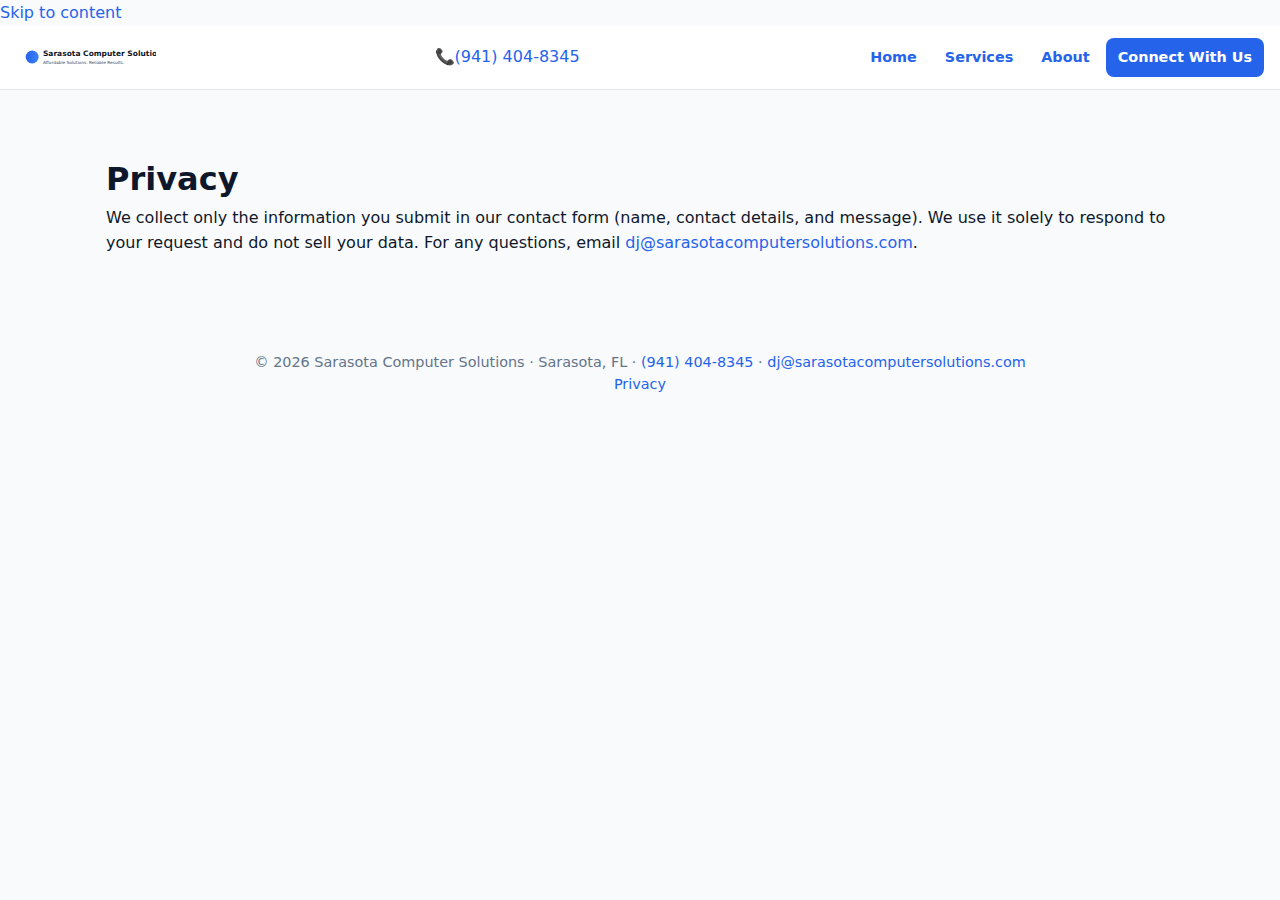
<file: privacy.html>
<!doctype html>
<html lang="en">
<head>
  <meta charset="utf-8" />
  <meta name="viewport" content="width=device-width, initial-scale=1" />
  <title>Privacy — Sarasota Computer Solutions</title>
  <link rel="icon" href="assets/favicon.svg" type="image/svg+xml">
  <link rel="stylesheet" href="styles.css" />
</head>
<body>
  <a class="skip-link" href="#mainContent">Skip to content</a>
  <header class="topbar">
  <div class="brand">
    <img src="assets/logo.svg" alt="Sarasota Computer Solutions logo" />
  </div>
  <a class="phone-call" href="tel:+19414048345" aria-label="Call (941) 404-8345"><span class="phone-emoji">📞</span><span class="phone-text">(941) 404-8345</span></a>
  <nav class="nav" aria-label="Primary">
    <a href="index.html">Home</a>
    <a href="services.html">Services</a>
    <a href="about.html">About</a>
    <a href="contact.html" class="cta">Connect With Us</a>
  </nav>
</header>

  <main id="mainContent" class="main">
    <section class="section">
      <h1>Privacy</h1>
      <p>We collect only the information you submit in our contact form (name, contact details, and message). We use it solely to respond to your request and do not sell your data. For any questions, email <a href="mailto:dj@sarasotacomputersolutions.com">dj@sarasotacomputersolutions.com</a>.</p>
    </section>
  </main>
  <footer class="footer">
  <p>&copy; <span id="year"></span> Sarasota Computer Solutions · Sarasota, FL · <a href="tel:+19414048345">(941) 404-8345</a> · <a href="mailto:dj@sarasotacomputersolutions.com">dj@sarasotacomputersolutions.com</a></p>
  <p><a href="privacy.html">Privacy</a></p>
    <script>document.getElementById('year').textContent = new Date().getFullYear();</script>
    <script src="scripts/site-nav.js"></script>
</footer>

</body>
</html>
</file>
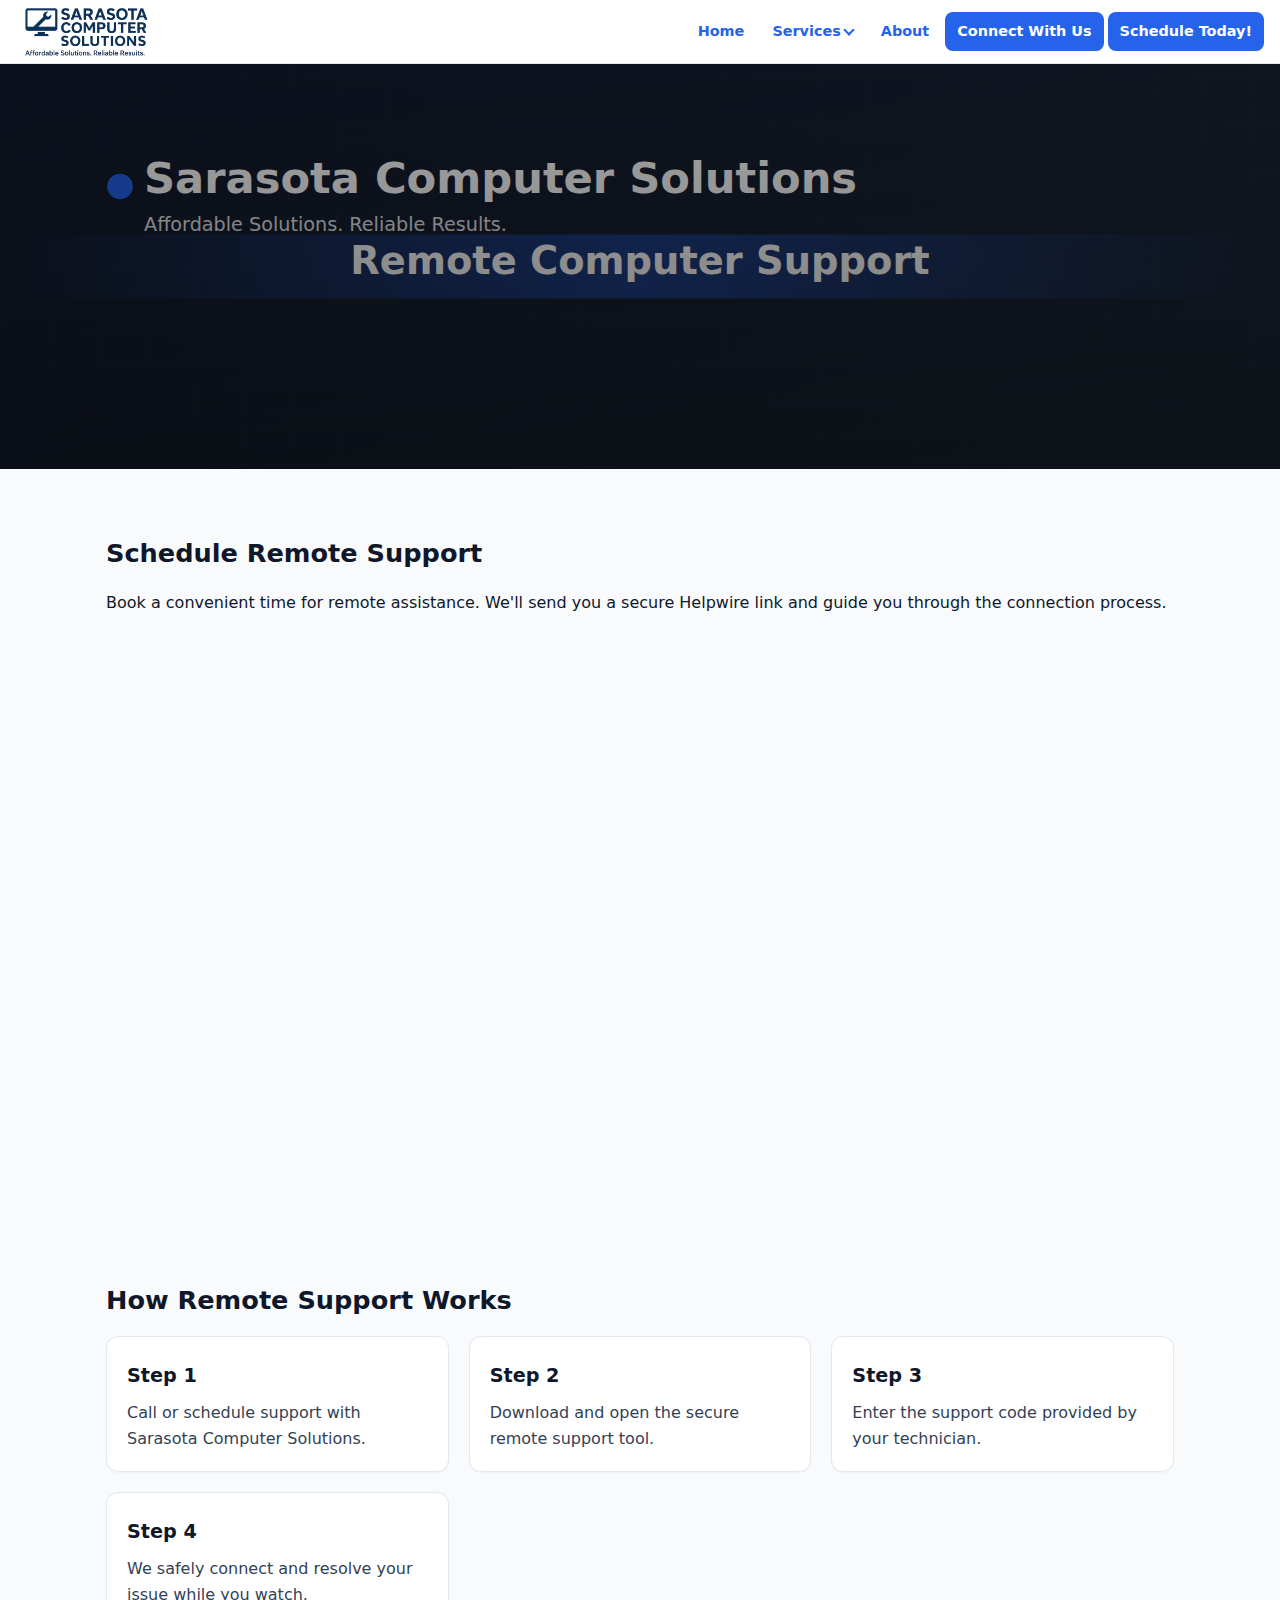
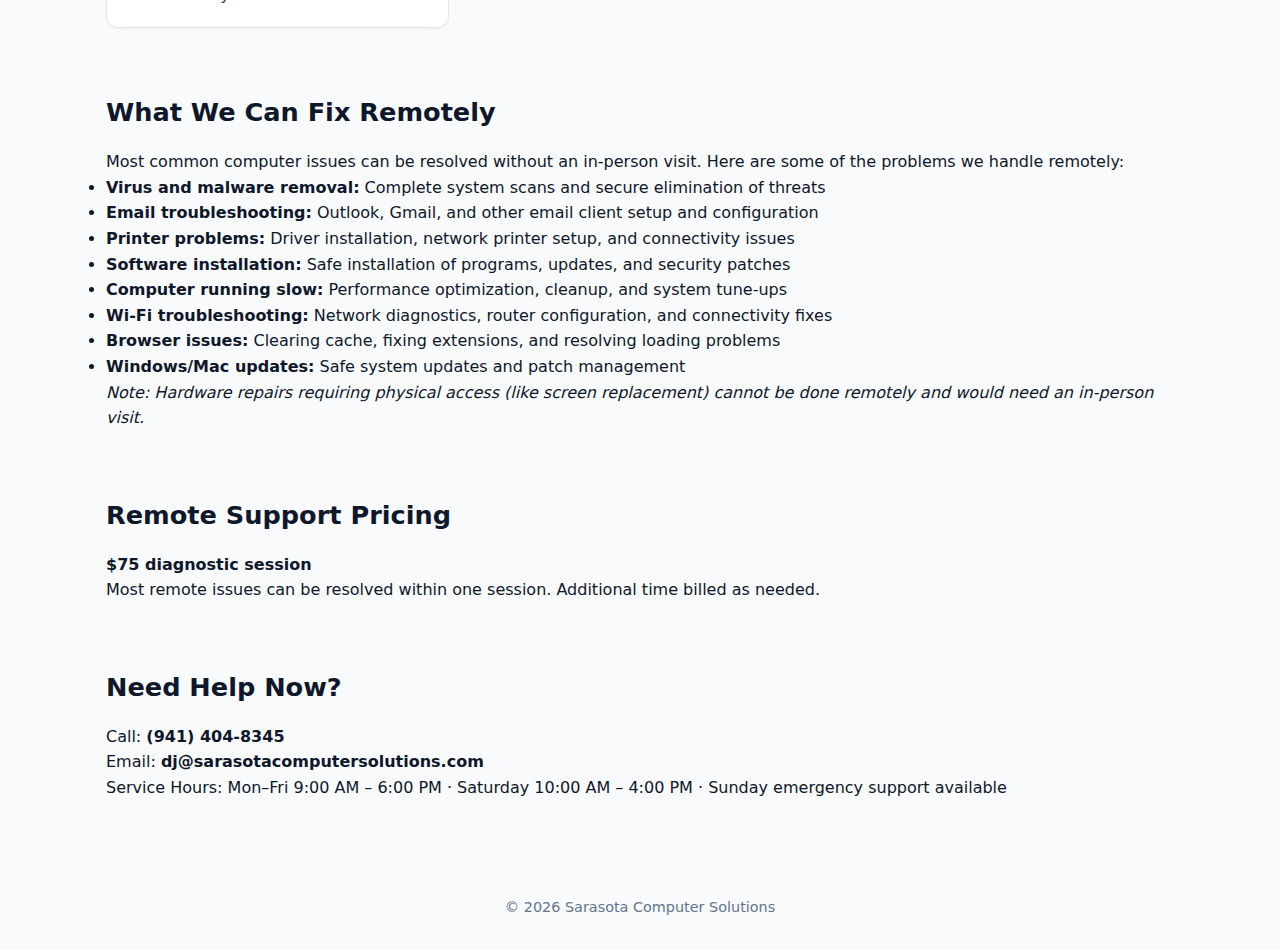
<file: remote-support.html>
<!doctype html>
<html lang="en">
<head>
<meta charset="utf-8">
<meta name="viewport" content="width=device-width, initial-scale=1">
<title>Remote Computer Support</title>
<meta name="description" content="Secure remote computer support for Sarasota residents. Let our technician safely connect to your computer to diagnose and fix problems.">
<link rel="icon" href="assets/logo.png" type="image/png">
<link rel="stylesheet" href="styles.css">
</head>
<body>
<header class="topbar">
<div class="brand">
<img src="assets/logo.png" alt="Sarasota Computer Solutions">
</div>
<button class="hamburger" aria-label="Toggle menu" aria-expanded="false">
  <span></span><span></span><span></span>
</button>
<nav class="nav" id="mainNav">
  <a href="index.html">Home</a>
  <div class="dropdown">
    <a href="javascript:void(0)" class="dropdown-toggle" role="button" aria-haspopup="true" aria-expanded="false">Services</a>
    <div class="dropdown-menu" role="menu">
      <a href="services.html" role="menuitem"><span class="dd-icon">🖥️</span><span class="dd-label">Residential Computer Services</span><span class="dd-arrow">›</span></a>
      <a href="business-it.html" role="menuitem"><span class="dd-icon">🏢</span><span class="dd-label">Business IT</span><span class="dd-arrow">›</span></a>
      <a href="dj.html" role="menuitem"><span class="dd-icon">🎵</span><span class="dd-label">DJ Services</span><span class="dd-arrow">›</span></a>
      <a href="ev.html" role="menuitem"><span class="dd-icon">⚡</span><span class="dd-label">EV Consulting</span><span class="dd-arrow">›</span></a>
    </div>
  </div>
  <a href="about.html">About</a>
  <a href="contact.html" class="cta">Connect With Us</a>
  <a href="in-person.html" class="cta">Schedule Today!</a>
</nav>
</header>
<div class="nav-overlay" id="navOverlay"></div>

<section class="hero">
<div class="inner">
<h1>Remote Computer Support</h1>
</div>
</section>

<main class="main">

<section class="section">
<h2>Schedule Remote Support</h2>
<p>Book a convenient time for remote assistance. We'll send you a secure Helpwire link and guide you through the connection process.</p>
<div class="cal-embed" style="width:100%;height:600px;">
  <iframe src="https://cal.com/sarasotacomputersolutions/remote-support" width="100%" height="100%" frameborder="0"></iframe>
</div>
</section>

<section class="section">
<h2>How Remote Support Works</h2>
<div class="grid cards">
<article class="card"><h3>Step 1</h3><p>Call or schedule support with Sarasota Computer Solutions.</p></article>
<article class="card"><h3>Step 2</h3><p>Download and open the secure remote support tool.</p></article>
<article class="card"><h3>Step 3</h3><p>Enter the support code provided by your technician.</p></article>
<article class="card"><h3>Step 4</h3><p>We safely connect and resolve your issue while you watch.</p></article>
</div>
</section>

<section class="section">
<h2>What We Can Fix Remotely</h2>
<p>Most common computer issues can be resolved without an in-person visit. Here are some of the problems we handle remotely:</p>
<ul>
<li><strong>Virus and malware removal:</strong> Complete system scans and secure elimination of threats</li>
<li><strong>Email troubleshooting:</strong> Outlook, Gmail, and other email client setup and configuration</li>
<li><strong>Printer problems:</strong> Driver installation, network printer setup, and connectivity issues</li>
<li><strong>Software installation:</strong> Safe installation of programs, updates, and security patches</li>
<li><strong>Computer running slow:</strong> Performance optimization, cleanup, and system tune-ups</li>
<li><strong>Wi-Fi troubleshooting:</strong> Network diagnostics, router configuration, and connectivity fixes</li>
<li><strong>Browser issues:</strong> Clearing cache, fixing extensions, and resolving loading problems</li>
<li><strong>Windows/Mac updates:</strong> Safe system updates and patch management</li>
</ul>
<p><em>Note: Hardware repairs requiring physical access (like screen replacement) cannot be done remotely and would need an in-person visit.</em></p>
</section>

<section class="section">
<h2>Remote Support Pricing</h2>
<p><strong>$75 diagnostic session</strong></p>
<p>Most remote issues can be resolved within one session. Additional time billed as needed.</p>
</section>

<section class="section">
<h2>Need Help Now?</h2>
<p>Call: <strong>(941) 404-8345</strong></p>
<p>Email: <strong>dj@sarasotacomputersolutions.com</strong></p>
<p>Service Hours: Mon–Fri 9:00 AM – 6:00 PM · Saturday 10:00 AM – 4:00 PM · Sunday emergency support available</p>
</section>

</main>

<footer class="footer">
<p>© <span id="year"></span> Sarasota Computer Solutions</p>
<script>document.getElementById('year').textContent = new Date().getFullYear();</script>
<script>
(function(){
  var h=document.querySelector('.hamburger');var n=document.getElementById('mainNav');var o=document.getElementById('navOverlay');
  function toggle(){var open=n.classList.toggle('open');h.classList.toggle('active');o.classList.toggle('active');h.setAttribute('aria-expanded',open)}
  if(h){h.addEventListener('click',toggle)}
  if(o){o.addEventListener('click',toggle)}
  document.querySelectorAll('.dropdown-toggle').forEach(function(t){t.addEventListener('click',function(e){e.preventDefault();var d=t.closest('.dropdown');d.classList.toggle('open')})});
  document.addEventListener('click',function(e){if(!e.target.closest('.dropdown')){document.querySelectorAll('.dropdown').forEach(function(d){d.classList.remove('open')})}});
})();
</script>
</footer>
</body>
</html>
</file>
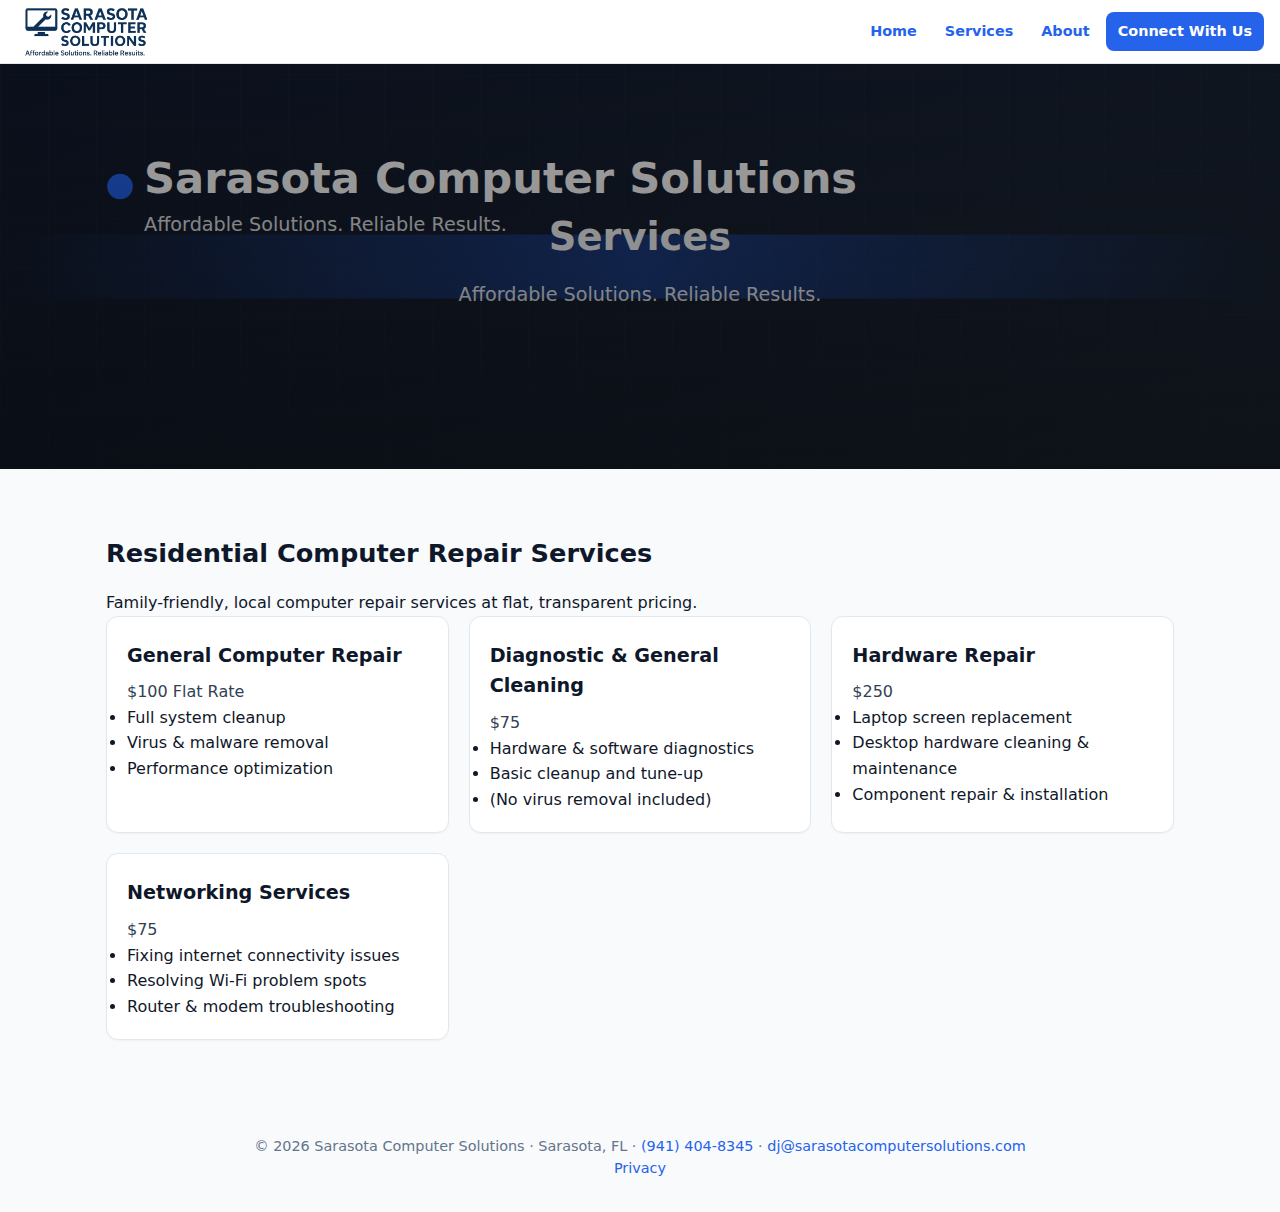
<file: services.html>
<!doctype html>
<html lang="en">
<head>
  <meta charset="utf-8" />
  <meta name="viewport" content="width=device-width, initial-scale=1" />
  <title>Services — Sarasota Computer Solutions</title>
  <link rel="icon" href="assets/logo.png" type="image/png">
  <link rel="stylesheet" href="styles.css" />
</head>
<body>
  <header class="topbar">
    <div class="brand">
      <img src="assets/logo.png" alt="Sarasota Computer Solutions logo" />
    </div>
    <nav class="nav" aria-label="Primary">
      <a href="index.html">Home</a>
      <a href="services.html" aria-current="page">Services</a>
      <a href="about.html">About</a>
      <a href="contact.html" class="cta">Connect With Us</a>
    </nav>
  </header>

  <section class="hero" role="img" aria-label="IT services banner">
    <div class="inner">
      <h1>Services</h1>
      <p class="lead">Affordable Solutions. Reliable Results.</p>
    </div>
  </section>

  <main class="main">

    <!-- Residential Repair Services -->
    <section class="section">
      <h2>Residential Computer Repair Services</h2>
      <p>Family-friendly, local computer repair services at flat, transparent pricing.</p>
      <div class="grid cards">
        <article class="card">
          <h3>General Computer Repair</h3>
          <p class="price">$100 Flat Rate</p>
          <ul>
            <li>Full system cleanup</li>
            <li>Virus & malware removal</li>
            <li>Performance optimization</li>
          </ul>
        </article>
        <article class="card">
          <h3>Diagnostic &amp; General Cleaning</h3>
          <p class="price">$75</p>
          <ul>
            <li>Hardware & software diagnostics</li>
            <li>Basic cleanup and tune-up</li>
            <li>(No virus removal included)</li>
          </ul>
        </article>
        <article class="card">
          <h3>Hardware Repair</h3>
          <p class="price">$250</p>
          <ul>
            <li>Laptop screen replacement</li>
            <li>Desktop hardware cleaning & maintenance</li>
            <li>Component repair & installation</li>
          </ul>
        </article>
        <article class="card">
          <h3>Networking Services</h3>
          <p class="price">$75</p>
          <ul>
            <li>Fixing internet connectivity issues</li>
            <li>Resolving Wi-Fi problem spots</li>
            <li>Router & modem troubleshooting</li>
          </ul>
        </article>
      </div>
    </section>

  </main>

  <footer class="footer">
    <p>&copy; <span id="year"></span> Sarasota Computer Solutions · Sarasota, FL · 
      <a href="tel:+19414048345">(941) 404-8345</a> · 
      <a href="mailto:dj@sarasotacomputersolutions.com">dj@sarasotacomputersolutions.com</a>
    </p>
    <p><a href="privacy.html">Privacy</a></p>
    <script>
      document.getElementById('year').textContent = new Date().getFullYear();
    </script>
  </footer>

</body>
</html>
</file>
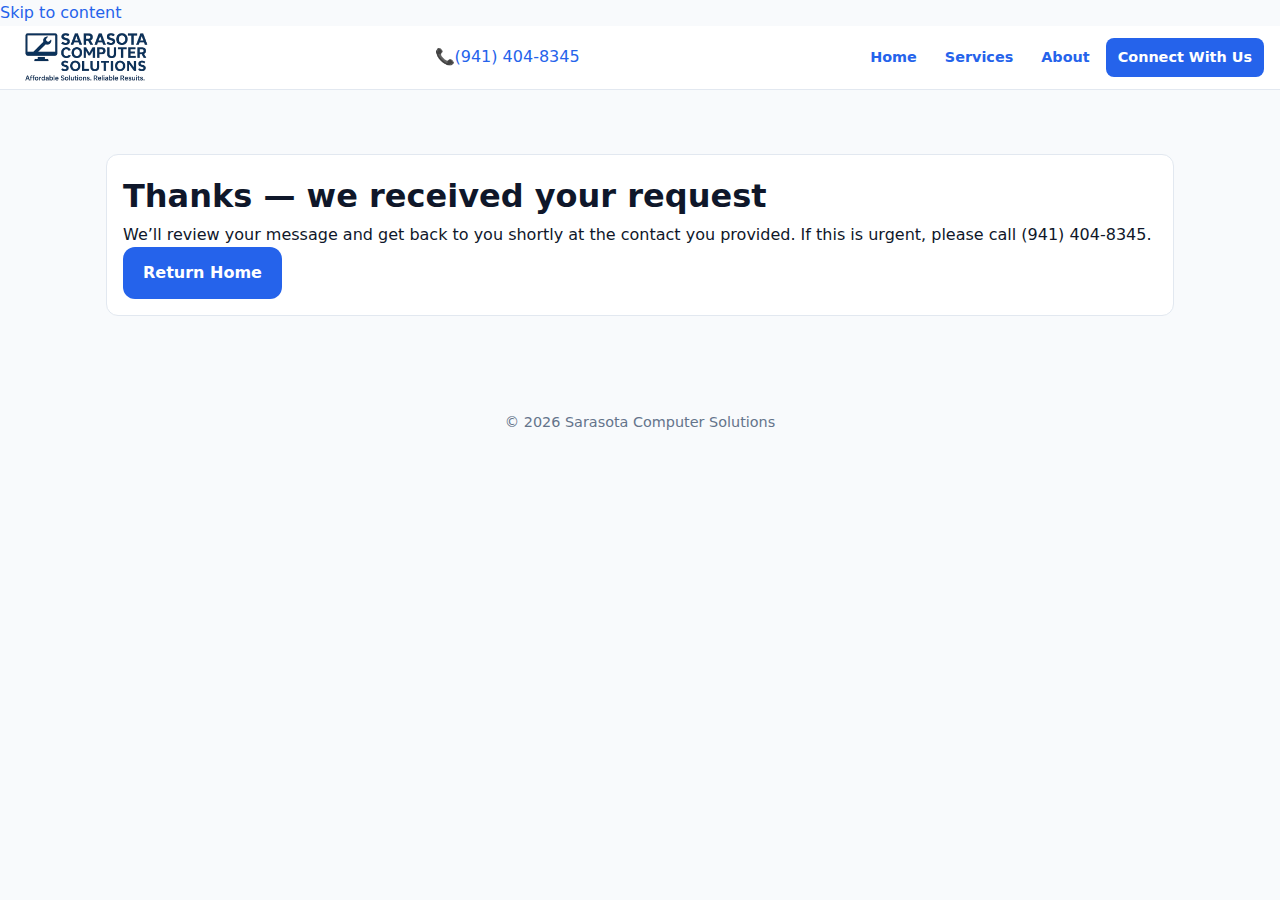
<file: thankyou.html>
<!doctype html>
<html lang="en">
<head>
  <meta charset="utf-8" />
  <meta name="viewport" content="width=device-width, initial-scale=1" />
  <title>Thanks — Sarasota Computer Solutions</title>
  <link rel="stylesheet" href="styles.css" />
</head>
<body>
  <a class="skip-link" href="#mainContent">Skip to content</a>
  <header class="topbar">
    <div class="brand"><img src="assets/logo.png" alt="Sarasota Computer Solutions logo" /></div>
    <a class="phone-call" href="tel:+19414048345" aria-label="Call (941) 404-8345"><span class="phone-emoji">📞</span><span class="phone-text">(941) 404-8345</span></a>
    <nav class="nav" aria-label="Primary">
      <a href="index.html">Home</a>
      <a href="services.html">Services</a>
      <a href="about.html">About</a>
      <a href="contact.html" class="cta">Connect With Us</a>
    </nav>
  </header>

  <main id="mainContent" class="main">
    <section class="section">
      <div class="feature">
        <h1>Thanks — we received your request</h1>
        <p>We’ll review your message and get back to you shortly at the contact you provided. If this is urgent, please call (941) 404-8345.</p>
        <p><a class="btn primary" href="index.html">Return Home</a></p>
      </div>
    </section>
  </main>

  <footer class="footer">
    <p>&copy; <span id="year"></span> Sarasota Computer Solutions</p>
    <script>document.getElementById('year').textContent = new Date().getFullYear();</script>
    <script src="scripts/site-nav.js"></script>
  </footer>
</body>
</html>
</file>
<file: styles.css>
/* Sarasota Computer Solutions — Core Styles */
:root{
  --ink:#0f172a;
  --paper:#f8fafc;
  --card:#ffffff;
  --muted:#475569;
  --ring:rgba(37,99,235,.35);
  --brand:#2563eb;
  --brand-ink:#ffffff;
  --nav-height:64px;
}

*{box-sizing:border-box;margin:0;padding:0}
html{scroll-behavior:smooth}
body{
  font-family:Inter,system-ui,-apple-system,Segoe UI,Roboto,Arial,sans-serif;
  color:var(--ink);
  background:var(--paper);
  line-height:1.6;
  font-size:16px;
}

a{color:var(--brand);text-decoration:none}
a:hover{text-decoration:none}
img{max-width:100%;height:auto;display:block}

/* ===== TOPBAR ===== */
.topbar{
  display:flex;align-items:center;justify-content:space-between;
  padding:0 1rem;background:#fff;border-bottom:1px solid #e2e8f0;
  position:sticky;top:0;z-index:100;
  height:var(--nav-height);
}
.brand{display:flex;align-items:center;gap:.5rem;flex-shrink:0}
.brand img{width:140px;height:auto}

/* Hamburger button (hidden on desktop) */
.hamburger{
  display:none;
  flex-direction:column;
  justify-content:center;
  gap:5px;
  background:none;
  border:none;
  cursor:pointer;
  padding:8px;
  z-index:110;
}
.hamburger span{
  display:block;
  width:24px;
  height:2.5px;
  background:var(--ink);
  border-radius:2px;
  transition:all .3s ease;
}
.hamburger.active span:nth-child(1){transform:translateY(7.5px) rotate(45deg)}
.hamburger.active span:nth-child(2){opacity:0}
.hamburger.active span:nth-child(3){transform:translateY(-7.5px) rotate(-45deg)}

/* Desktop nav */
.nav{display:flex;gap:.25rem;align-items:center;flex-wrap:nowrap}
.nav a{
  font-weight:600;
  padding:.5rem .75rem;
  border-radius:.5rem;
  transition:background .2s,color .2s;
  white-space:nowrap;
  font-size:.9rem;
}
.nav a:hover{background:#f1f5f9}
.nav .cta{background:var(--brand);color:var(--brand-ink)}
.nav .cta:hover{filter:brightness(.95);background:var(--brand)}

/* ===== DROPDOWN ===== */
.dropdown{position:relative}
.dropdown-toggle{
  display:flex;align-items:center;gap:4px;cursor:pointer;
}
.dropdown-toggle::after{
  content:'';
  border:solid currentColor;
  border-width:0 2px 2px 0;
  display:inline-block;
  padding:3px;
  transform:rotate(45deg);
  margin-top:-3px;
  transition:transform .2s;
}
.dropdown:hover .dropdown-menu,
.dropdown.open .dropdown-menu{
  opacity:1;
  visibility:visible;
  transform:translateY(0);
}
.dropdown:hover .dropdown-toggle::after{transform:rotate(-135deg)}
.dropdown-menu{
  position:absolute;
  top:calc(100% + 4px);
  left:0;
  min-width:260px;
  background:#fff;
  border:1px solid #e2e8f0;
  border-radius:.75rem;
  box-shadow:0 12px 32px rgba(0,0,0,.12);
  padding:.5rem;
  opacity:0;
  visibility:hidden;
  transform:translateY(-8px);
  transition:all .2s ease;
  z-index:200;
}
.dropdown-menu a{
  display:flex;
  align-items:center;
  gap:.5rem;
  padding:.65rem .85rem;
  border-radius:.5rem;
  color:var(--ink);
  font-size:.9rem;
  font-weight:500;
  transition:background .15s;
}
.dropdown-menu a:hover{background:#f1f5f9}
.dropdown-menu a .dd-icon{
  width:28px;
  height:28px;
  border-radius:6px;
  display:flex;
  align-items:center;
  justify-content:center;
  font-size:1rem;
  flex-shrink:0;
}
.dropdown-menu a .dd-label{flex:1}
.dropdown-menu a .dd-arrow{
  color:#94a3b8;
  font-size:.75rem;
}

/* ===== HERO ===== */
.hero{
  min-height:45vh;
  background:url('assets/banner.svg') center/cover no-repeat;
  position:relative;
  display:grid;
  place-items:center;
}
body.home .hero{
  background:url('assets/banner2.png') center/cover no-repeat;
}
.hero::after{
  content:"";
  position:absolute;inset:0;
  background:linear-gradient(180deg,rgba(0,0,0,.35),rgba(0,0,0,.55));
}
.hero .inner{
  position:relative;
  color:#fff;
  text-align:center;
  max-width:900px;
  padding:2rem 1rem;
}
.hero h1{font-size:clamp(1.8rem,3vw,3rem);margin:0 0 .75rem;font-weight:800}
.hero h3{margin:0 0 .75rem;font-weight:600;font-size:clamp(1rem,2vw,1.4rem)}
.hero .lead{font-size:clamp(1rem,1.5vw,1.25rem);opacity:.95;margin-bottom:1rem}

/* ===== BUTTONS ===== */
.btn{
  display:inline-block;
  padding:.8rem 1.25rem;
  border-radius:.75rem;
  font-weight:700;
  text-decoration:none;
  transition:all .25s ease;
  cursor:pointer;
  border:none;
  font-size:1rem;
}
.btn.primary{background:var(--brand);color:var(--brand-ink)}
.btn.primary:hover{filter:brightness(.9);text-decoration:none}
.btn.secondary{background:rgba(255,255,255,.15);color:#fff;border:1px solid rgba(255,255,255,.4)}
.btn.secondary:hover{background:rgba(255,255,255,.25);text-decoration:none}
.btn:focus{outline:3px solid var(--ring);outline-offset:2px}

/* ===== MAIN CONTENT ===== */
.main{max-width:1100px;margin:0 auto;padding:2rem 1rem}
.section{padding:2rem 0}
.section h2{margin:0 0 1rem;font-size:clamp(1.3rem,2vw,2rem)}

/* ===== CARDS GRID ===== */
.grid{display:block;gap:1rem}
.grid.cards{
  display:grid;
  grid-template-columns:1fr;
  gap:1.25rem;
}
.card{
  background:var(--card);
  border:1px solid #e2e8f0;
  border-radius:.75rem;
  padding:1.25rem;
  box-shadow:0 1px 2px rgba(2,6,23,.04);
  transition:transform .2s,box-shadow .2s;
}
.card:hover{
  transform:translateY(-3px);
  box-shadow:0 6px 18px rgba(2,6,23,.08);
}
.card h3{margin:.25rem 0 .5rem;font-size:1.2rem;font-weight:700}
.card p{margin:0;color:#334155}

.card-image img{width:100%;height:180px;object-fit:cover;object-position:center;border-radius:6px;margin-bottom:.75rem}
.card-image img[alt*="Networking"]{object-position:center 20%}

@media(min-width:640px){
  .grid.cards{grid-template-columns:repeat(2,1fr)}
}
@media(min-width:960px){
  .grid.cards{grid-template-columns:repeat(3,1fr)}
}

/* ===== MISC ===== */
.feature{background:#fff;border:1px solid #e2e8f0;border-radius:.75rem;padding:1rem}
.steps{margin:.5rem 0 0 1rem}
.steps li{margin:.4rem 0}

.contact-grid{display:grid;grid-template-columns:1fr 1.1fr;gap:1rem}
@media(max-width:860px){.contact-grid{grid-template-columns:1fr}}

.form{
  background:#fff;border:1px solid #e2e8f0;border-radius:.75rem;padding:1rem;display:grid;gap:.75rem
}
.form label{font-weight:600;display:grid;gap:.35rem}
.form input,.form textarea{padding:.7rem .8rem;border:1px solid #cbd5e1;border-radius:.5rem;font:inherit;width:100%}
.form input:focus,.form textarea:focus{border-color:var(--brand);box-shadow:0 0 0 4px var(--ring);outline:none}
.fine{font-size:.85rem;color:#64748b;margin:0}

.footer{padding:2rem 1rem;text-align:center;color:#64748b;font-size:.9rem;line-height:1.5}
.badge{display:inline-block;padding:.35rem .5rem;border-radius:.5rem;background:#e2e8f0;color:#0f172a;font-weight:700;font-size:.8rem}

/* ===== MOBILE RESPONSIVE ===== */
@media(max-width:899px){
  .hamburger{display:flex}

  .nav{
    position:fixed;
    top:0;right:0;
    width:min(320px,85vw);
    height:100vh;
    height:100dvh;
    flex-direction:column;
    align-items:stretch;
    gap:0;
    background:#fff;
    padding:calc(var(--nav-height) + 1rem) 1rem 2rem;
    box-shadow:-8px 0 30px rgba(0,0,0,.15);
    transform:translateX(100%);
    transition:transform .3s ease;
    z-index:105;
    overflow-y:auto;
  }
  .nav.open{transform:translateX(0)}

  .nav a{
    padding:.85rem 1rem;
    font-size:1rem;
    border-radius:.5rem;
  }
  .nav a:hover{background:#f1f5f9}

  /* Dropdown in mobile menu */
  .dropdown{position:static}
  .dropdown-menu{
    position:static;
    opacity:1;
    visibility:visible;
    transform:none;
    box-shadow:none;
    border:none;
    border-left:3px solid var(--brand);
    border-radius:0;
    margin-left:1rem;
    padding:.25rem 0;
    display:none;
    background:transparent;
  }
  .dropdown.open .dropdown-menu{display:block}
  .dropdown-menu a{padding:.6rem 1rem}

  /* Overlay behind mobile menu */
  .nav-overlay{
    position:fixed;
    inset:0;
    background:rgba(0,0,0,.4);
    z-index:104;
    opacity:0;
    visibility:hidden;
    transition:opacity .3s;
  }
  .nav-overlay.active{opacity:1;visibility:visible}

  .brand img{width:120px}
  .hero{min-height:38vh}
  .hero h1{font-size:clamp(1.5rem,6vw,2.2rem)}
  .main{padding:1.5rem .75rem}
  .section{padding:1.25rem 0}
}

@media(max-width:480px){
  .hero{min-height:32vh}
  .hero h1{font-size:1.4rem}
  .hero .lead{font-size:.95rem}
  .btn{padding:.7rem 1rem;font-size:.9rem}
  .card{padding:1rem}
  .card h3{font-size:1.05rem}
  .footer{font-size:.8rem}
}
</file>
<file: Sarasota_Computer_Solutions_Site/styles.css>
/* Sarasota Computer Solutions — Core Styles */
:root{
  --ink:#0f172a;         /* dark slate */
  --paper:#f8fafc;       /* light */
  --card:#ffffff;
  --muted:#475569;       /* slate-500 */
  --ring:rgba(37,99,235,.35);
  --brand:#2563eb;       /* blue-600 */
  --brand-ink:#ffffff;
}

*{box-sizing:border-box}
html,body{margin:0;padding:0}
body{
  font-family:Inter, system-ui, -apple-system, Segoe UI, Roboto, Arial, sans-serif;
  color:var(--ink);
  background:var(--paper);
  line-height:1.6;
  font-size:16px;
}

a{color:var(--brand);text-decoration:none}
a:hover{text-decoration:underline}
img{max-width:100%;height:auto;display:block}

.topbar{
  display:flex;align-items:center;justify-content:space-between;
  padding:.75rem 1rem;background:#fff;border-bottom:1px solid #e2e8f0;
  position:sticky;top:0;z-index:50;
}
.brand{display:flex;align-items:center;gap:.5rem}
.brand img{width:140px;height:auto}
.nav{display:flex;gap:.8rem;flex-wrap:wrap}
.nav a{font-weight:600;padding:.5rem .75rem;border-radius:.5rem}
.nav a:hover{background:#f1f5f9}
.nav .cta{background:var(--brand);color:var(--brand-ink);}
.nav .cta:hover{filter:brightness(.95)}

.hero{
  min-height:56vh; background:url('assets/banner.svg') center/cover no-repeat;
  position:relative; display:grid; place-items:center;
}
.hero::after{content:"";position:absolute;inset:0;background:linear-gradient(180deg,rgba(0,0,0,.25),rgba(0,0,0,.45));}
.hero .inner{position:relative;color:#fff;text-align:center;max-width:900px;padding:2rem 1rem;}
.hero h1{font-size:clamp(1.8rem,3vw,3rem);margin:0 0 .5rem}
.hero .lead{font-size:clamp(1rem,1.5vw,1.25rem);opacity:.95}
.btn{display:inline-block;padding:.8rem 1rem;border-radius:.75rem;font-weight:700;text-decoration:none}
.btn.primary{background:var(--brand);color:var(--brand-ink)}
.btn.secondary{background:rgba(255,255,255,.12);color:#fff;border:1px solid rgba(255,255,255,.35)}
.btn.secondary:hover{background:rgba(255,255,255,.2)}
.btn:focus{outline:3px solid var(--ring);outline-offset:2px}

.main{max-width:1100px;margin:0 auto;padding:2rem 1rem}
.section{padding:2rem 0}
.section h2{margin:0 0 1rem;font-size:clamp(1.3rem,2vw,2rem)}
.grid{display:grid;gap:1rem}
.grid.cards{grid-template-columns:repeat(auto-fit,minmax(250px,1fr))}
.card{background:var(--card);border:1px solid #e2e8f0;border-radius:.75rem;padding:1rem;box-shadow:0 1px 2px rgba(2,6,23,.04)}
.card h3{margin:.25rem 0 .5rem;font-size:1.1rem}
.card p{margin:0;color:#334155}

.feature{background:#fff;border:1px solid #e2e8f0;border-radius:.75rem;padding:1rem}
.steps{margin:.5rem 0 0 1rem}
.steps li{margin:.4rem 0}

.contact-grid{display:grid;grid-template-columns:1fr 1.1fr;gap:1rem}
@media (max-width:860px){.contact-grid{grid-template-columns:1fr}}

.form{
  background:#fff;border:1px solid #e2e8f0;border-radius:.75rem;padding:1rem;display:grid;gap:.75rem
}
.form label{font-weight:600;display:grid;gap:.35rem}
.form input,.form textarea{padding:.7rem .8rem;border:1px solid #cbd5e1;border-radius:.5rem;font:inherit}
.form input:focus,.form textarea:focus{border-color:var(--brand);box-shadow:0 0 0 4px var(--ring);outline:none}
.fine{font-size:.85rem;color:#64748b;margin:0}

.footer{padding:2rem 1rem;text-align:center;color:#64748b}
.badge{display:inline-block;padding:.35rem .5rem;border-radius:.5rem;background:#e2e8f0;color:#0f172a;font-weight:700;font-size:.8rem}
</file>
